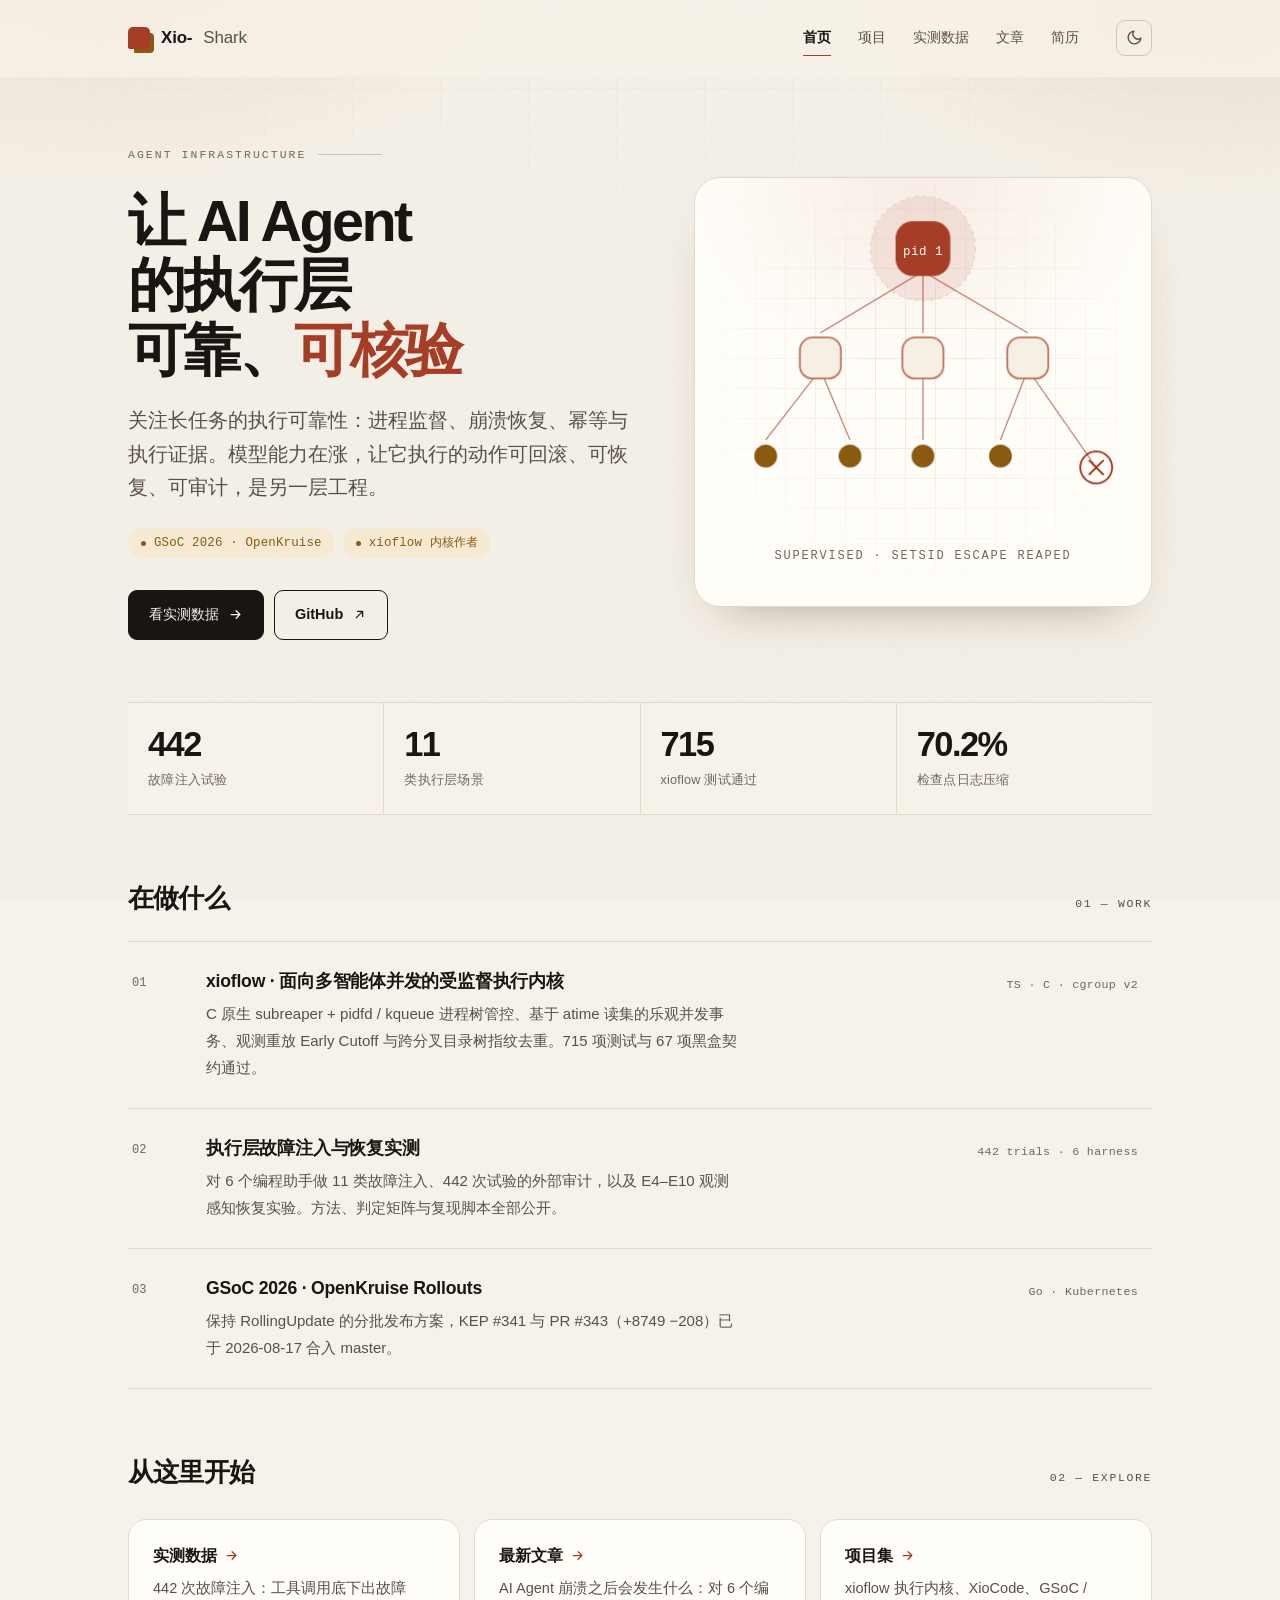
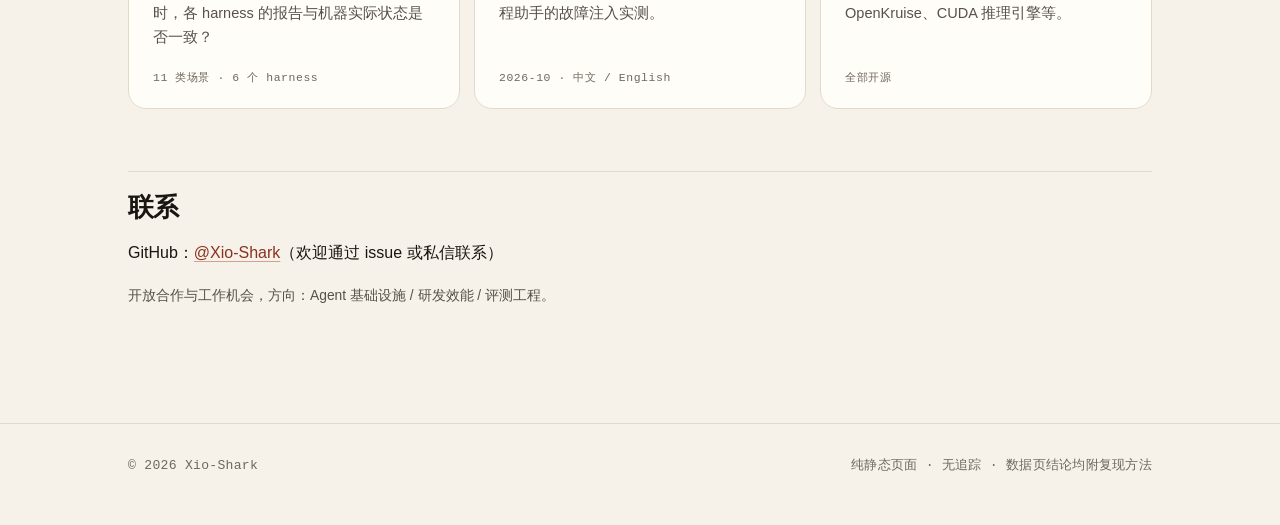
<file: index.html>
<!DOCTYPE html>
<html lang="zh-CN">
<head>
<meta charset="UTF-8">
<meta name="viewport" content="width=device-width, initial-scale=1.0">
<title>Xio-Shark · Agent 执行可靠性与研发效能</title>
<meta name="description" content="Agent 执行可靠性与研发效能。GSoC 2026 OpenKruise 贡献者，xioflow 执行内核作者。">
<link rel="icon" href="favicon.svg" type="image/svg+xml">
<meta name="color-scheme" content="light dark">
<meta name="theme-color" content="#fbfaf7">
<meta property="og:type" content="website">
<meta property="og:title" content="Xio-Shark · Agent 执行可靠性与研发效能">
<meta property="og:description" content="Agent 执行可靠性与研发效能。GSoC 2026 OpenKruise 贡献者，xioflow 执行内核作者。">
<link rel="stylesheet" href="style.css">
<script>try{var t=localStorage.getItem("theme");if(t==="light"||t==="dark")document.documentElement.setAttribute("data-theme",t);}catch(e){}</script>
<script src="site.js" defer></script>
</head>
<body>
<div class="grain" aria-hidden="true"></div>
<a class="skip" href="#main">跳到正文</a>
<header class="site" id="siteHeader"><div class="wrap">
  <a class="brand" href="index.html">Xio-<span>Shark</span></a>
  <button class="nav-toggle" id="navToggle" type="button" aria-expanded="false" aria-controls="siteNav" aria-label="打开导航菜单"><svg viewBox="0 0 24 24" width="18" height="18" fill="none" stroke="currentColor" stroke-width="2" stroke-linecap="round" aria-hidden="true"><path d="M4 7h16M4 12h16M4 17h16"/></svg></button>
  <nav class="site" id="siteNav">
    <a href="index.html" class="active">首页</a>
    <a href="projects.html">项目</a>
    <a href="benchmark.html">实测数据</a>
    <a href="articles.html">文章</a>
    <a href="resume.pdf">简历</a>
  </nav>
  <button class="theme-toggle" id="themeToggle" type="button" aria-label="切换到深色主题"><svg class="i-sun" viewBox="0 0 24 24" fill="none" stroke="currentColor" stroke-width="2" stroke-linecap="round" stroke-linejoin="round" aria-hidden="true"><circle cx="12" cy="12" r="4"/><path d="M12 2v2M12 20v2M4.9 4.9l1.4 1.4M17.7 17.7l1.4 1.4M2 12h2M20 12h2M4.9 19.1l1.4-1.4M17.7 6.3l1.4-1.4"/></svg><svg class="i-moon" viewBox="0 0 24 24" fill="none" stroke="currentColor" stroke-width="2" stroke-linecap="round" stroke-linejoin="round" aria-hidden="true"><path d="M21 12.79A9 9 0 1 1 11.21 3 7 7 0 0 0 21 12.79z"/></svg></button>
</div></header>

<main id="main">
  <section class="hero"><div class="wrap">
    <div class="hero-grid">
      <div class="hero-copy">
        <p class="eyebrow">Agent Infrastructure</p>
        <h1>让 AI Agent 的执行层<br>可靠、<em>可核验</em></h1>
        <p class="lede">关注长任务的执行可靠性：进程监督、崩溃恢复、幂等与执行证据。模型能力在涨，让它执行的动作可回滚、可恢复、可审计，是另一层工程。</p>
        <div class="hero-meta">
          <span class="tag">GSoC 2026 · OpenKruise</span>
          <span class="tag">xioflow 内核作者</span>
        </div>
        <div class="hero-actions">
          <a class="btn primary" href="benchmark.html">看实测数据
            <svg viewBox="0 0 24 24" fill="none" stroke="currentColor" stroke-width="2" stroke-linecap="round" stroke-linejoin="round" aria-hidden="true"><path d="M5 12h14M13 6l6 6-6 6"/></svg>
          </a>
          <a class="btn" href="https://github.com/Xio-Shark">GitHub
            <svg viewBox="0 0 24 24" fill="none" stroke="currentColor" stroke-width="2" stroke-linecap="round" stroke-linejoin="round" aria-hidden="true"><path d="M7 17 17 7M9 7h8v8"/></svg>
          </a>
        </div>
      </div>

      <div class="hero-visual" role="img" aria-label="受监督进程树示意：根节点派生多个子进程，一个逃逸进程被回收">
        <svg viewBox="0 0 400 368" fill="none" aria-hidden="true">
          <circle class="tree-pulse tree-halo" cx="200" cy="58" r="46"/>
          <circle cx="200" cy="58" r="46" fill="none" stroke="var(--accent-line)" stroke-width="1" stroke-dasharray="2 5"/>

          <path class="tree-edge edge-1" d="M200 78 L110 132"/>
          <path class="tree-edge edge-2" d="M200 78 L200 132"/>
          <path class="tree-edge edge-3" d="M200 78 L292 132"/>
          <path class="tree-edge edge-4" d="M110 164 L62 226"/>
          <path class="tree-edge edge-5" d="M110 164 L136 226"/>
          <path class="tree-edge edge-6" d="M200 164 L200 226"/>
          <path class="tree-edge edge-7" d="M292 164 L268 226"/>
          <path class="tree-edge edge-8" d="M292 164 L352 250"/>

          <rect class="tree-dot tree-root dot-1" x="176" y="34" width="48" height="48" rx="15"/>
          <text x="200" y="64" text-anchor="middle" font-family="var(--mono)" font-size="11" letter-spacing=".4" fill="var(--on-accent)">pid 1</text>

          <rect class="tree-dot tree-node dot-2" x="92" y="136" width="36" height="36" rx="11"/>
          <rect class="tree-dot tree-node dot-3" x="182" y="136" width="36" height="36" rx="11"/>
          <rect class="tree-dot tree-node dot-4" x="274" y="136" width="36" height="36" rx="11"/>

          <circle class="tree-dot tree-leaf dot-5" cx="62" cy="240" r="10" opacity=".9"/>
          <circle class="tree-dot tree-leaf dot-6" cx="136" cy="240" r="10" opacity=".9"/>
          <circle class="tree-dot tree-leaf dot-7" cx="200" cy="240" r="10" opacity=".9"/>
          <circle class="tree-dot tree-leaf dot-8" cx="268" cy="240" r="10" opacity=".9"/>

          <circle class="tree-dot dot-9 tree-reap" cx="352" cy="250" r="14" stroke="var(--bad)" stroke-width="1.6" opacity=".75"/>
          <path class="tree-dot dot-9" d="M346 244l12 12M358 244l-12 12" stroke="var(--bad)" stroke-width="1.6" stroke-linecap="round"/>

          <text x="200" y="330" text-anchor="middle" font-family="var(--mono)" font-size="10.5" letter-spacing="1.6" fill="var(--ink-3)">SUPERVISED · SETSID ESCAPE REAPED</text>
        </svg>
      </div>
    </div>

    <div class="stats">
      <div class="stat"><b>442</b><span>故障注入试验</span></div>
      <div class="stat"><b>11</b><span>类执行层场景</span></div>
      <div class="stat"><b>715</b><span>xioflow 测试通过</span></div>
      <div class="stat"><b>70.2%</b><span>检查点日志压缩</span></div>
    </div>
  </div></section>

  <div class="wrap">
    <div class="section-head">
      <h2>在做什么</h2>
      <span class="muted">01 — Work</span>
    </div>
    <div class="work">
      <a class="work-item" href="projects.html#xioflow">
        <span class="work-idx">01</span>
        <span class="work-body">
          <h3>xioflow · 面向多智能体并发的受监督执行内核</h3>
          <p>C 原生 subreaper + pidfd / kqueue 进程树管控、基于 atime 读集的乐观并发事务、观测重放 Early Cutoff 与跨分叉目录树指纹去重。715 项测试与 67 项黑盒契约通过。</p>
        </span>
        <span class="work-meta">TS · C · cgroup v2</span>
      </a>
      <a class="work-item" href="benchmark.html">
        <span class="work-idx">02</span>
        <span class="work-body">
          <h3>执行层故障注入与恢复实测</h3>
          <p>对 6 个编程助手做 11 类故障注入、442 次试验的外部审计，以及 E4–E10 观测感知恢复实验。方法、判定矩阵与复现脚本全部公开。</p>
        </span>
        <span class="work-meta">442 trials · 6 harness</span>
      </a>
      <a class="work-item" href="projects.html#gsoc">
        <span class="work-idx">03</span>
        <span class="work-body">
          <h3>GSoC 2026 · OpenKruise Rollouts</h3>
          <p>保持 RollingUpdate 的分批发布方案，KEP #341 与 PR #343（+8749 −208）已于 2026-08-17 合入 master。</p>
        </span>
        <span class="work-meta">Go · Kubernetes</span>
      </a>
    </div>

    <div class="section-head">
      <h2>从这里开始</h2>
      <span class="muted">02 — Explore</span>
    </div>
    <div class="cardrow">
      <a class="card" href="benchmark.html">
        <h3>实测数据 <span class="arrow"><svg width="15" height="15" viewBox="0 0 24 24" fill="none" stroke="currentColor" stroke-width="2" stroke-linecap="round" stroke-linejoin="round" aria-hidden="true"><path d="M5 12h14M13 6l6 6-6 6"/></svg></span></h3>
        <p>442 次故障注入：工具调用底下出故障时，各 harness 的报告与机器实际状态是否一致？</p>
        <span class="muted">11 类场景 · 6 个 harness</span>
      </a>
      <a class="card" href="articles/agent-crash-fault-injection.zh.html">
        <h3>最新文章 <span class="arrow"><svg width="15" height="15" viewBox="0 0 24 24" fill="none" stroke="currentColor" stroke-width="2" stroke-linecap="round" stroke-linejoin="round" aria-hidden="true"><path d="M5 12h14M13 6l6 6-6 6"/></svg></span></h3>
        <p>AI Agent 崩溃之后会发生什么：对 6 个编程助手的故障注入实测。</p>
        <span class="muted">2026-10 · 中文 / English</span>
      </a>
      <a class="card" href="projects.html">
        <h3>项目集 <span class="arrow"><svg width="15" height="15" viewBox="0 0 24 24" fill="none" stroke="currentColor" stroke-width="2" stroke-linecap="round" stroke-linejoin="round" aria-hidden="true"><path d="M5 12h14M13 6l6 6-6 6"/></svg></span></h3>
        <p>xioflow 执行内核、XioCode、GSoC / OpenKruise、CUDA 推理引擎等。</p>
        <span class="muted">全部开源</span>
      </a>
    </div>

    <h2>联系</h2>
    <p>GitHub：<a href="https://github.com/Xio-Shark">@Xio-Shark</a>（欢迎通过 issue 或私信联系）</p>
    <p class="muted">开放合作与工作机会，方向：Agent 基础设施 / 研发效能 / 评测工程。</p>
  </div>
</main>

<footer class="site"><div class="wrap">
  <span>© 2026 Xio-Shark</span>
  <span>纯静态页面 · 无追踪 · 数据页结论均附复现方法</span>
</div></footer>
</body>
</html>
</file>
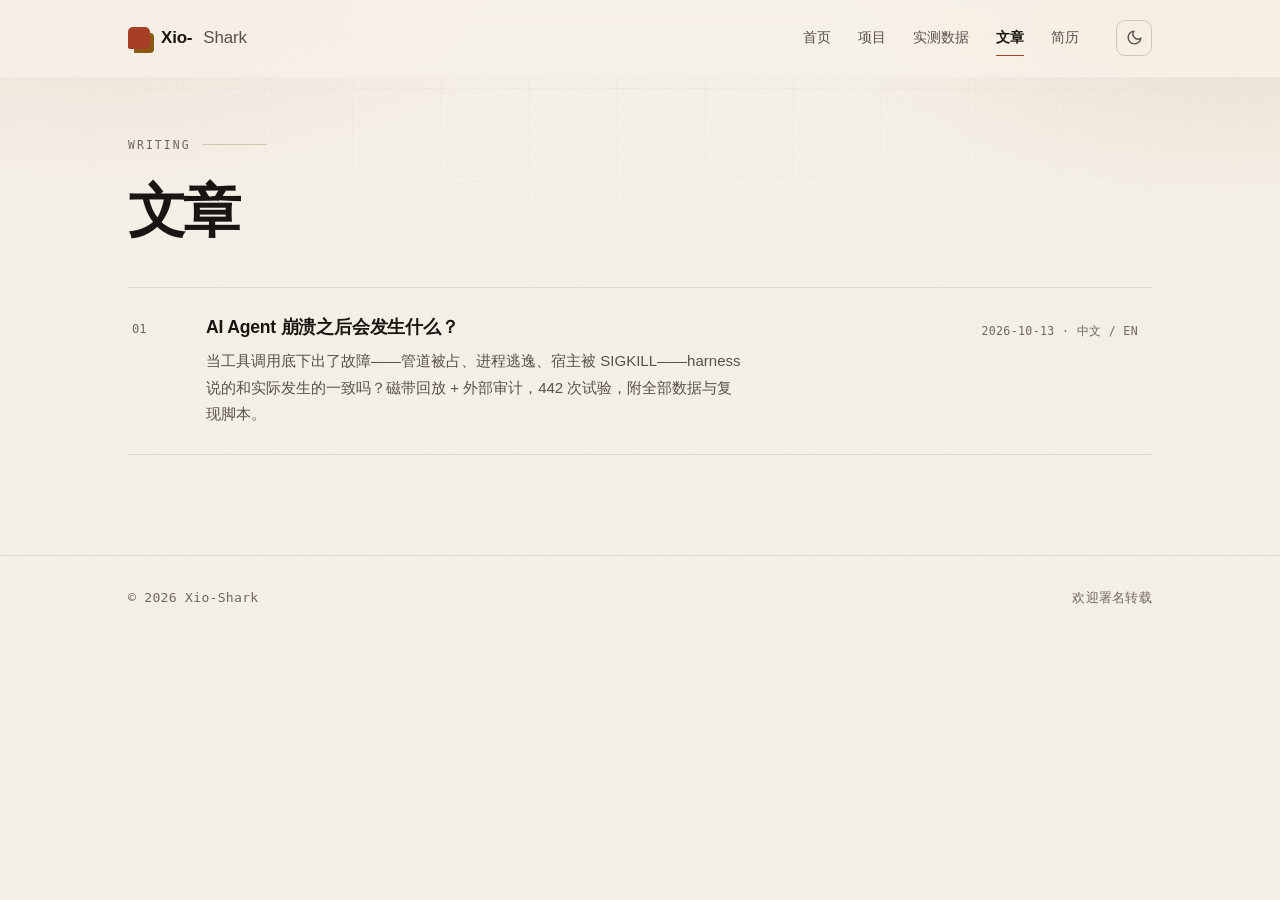
<file: articles.html>
<!DOCTYPE html>
<html lang="zh-CN">
<head>
<meta charset="UTF-8">
<meta name="viewport" content="width=device-width, initial-scale=1.0">
<title>文章 · Xio-Shark</title>
<meta name="description" content="关于 Agent 执行可靠性、故障注入与崩溃恢复的写作。">
<link rel="icon" href="favicon.svg" type="image/svg+xml">
<meta name="color-scheme" content="light dark">
<meta name="theme-color" content="#fbfaf7">
<meta property="og:type" content="website">
<meta property="og:title" content="文章 · Xio-Shark">
<meta property="og:description" content="关于 Agent 执行可靠性、故障注入与崩溃恢复的写作。">
<link rel="stylesheet" href="style.css">
<script>try{var t=localStorage.getItem("theme");if(t==="light"||t==="dark")document.documentElement.setAttribute("data-theme",t);}catch(e){}</script>
<script src="site.js" defer></script>
</head>
<body>
<div class="grain" aria-hidden="true"></div>
<a class="skip" href="#main">跳到正文</a>
<header class="site" id="siteHeader"><div class="wrap">
  <a class="brand" href="index.html">Xio-<span>Shark</span></a>
  <button class="nav-toggle" id="navToggle" type="button" aria-expanded="false" aria-controls="siteNav" aria-label="打开导航菜单"><svg viewBox="0 0 24 24" width="18" height="18" fill="none" stroke="currentColor" stroke-width="2" stroke-linecap="round" aria-hidden="true"><path d="M4 7h16M4 12h16M4 17h16"/></svg></button>
  <nav class="site" id="siteNav">
    <a href="index.html">首页</a>
    <a href="projects.html">项目</a>
    <a href="benchmark.html">实测数据</a>
    <a href="articles.html" class="active">文章</a>
    <a href="resume.pdf">简历</a>
  </nav>
  <button class="theme-toggle" id="themeToggle" type="button" aria-label="切换到深色主题"><svg class="i-sun" viewBox="0 0 24 24" fill="none" stroke="currentColor" stroke-width="2" stroke-linecap="round" stroke-linejoin="round" aria-hidden="true"><circle cx="12" cy="12" r="4"/><path d="M12 2v2M12 20v2M4.9 4.9l1.4 1.4M17.7 17.7l1.4 1.4M2 12h2M20 12h2M4.9 19.1l1.4-1.4M17.7 6.3l1.4-1.4"/></svg><svg class="i-moon" viewBox="0 0 24 24" fill="none" stroke="currentColor" stroke-width="2" stroke-linecap="round" stroke-linejoin="round" aria-hidden="true"><path d="M21 12.79A9 9 0 1 1 11.21 3 7 7 0 0 0 21 12.79z"/></svg></button>
</div></header>

<main id="main"><div class="wrap">
  <div class="page-head">
    <p class="eyebrow">Writing</p>
    <h1>文章</h1>
  </div>

  <div class="work">
    <a class="work-item" href="articles/agent-crash-fault-injection.zh.html">
      <span class="work-idx">01</span>
      <span class="work-body">
        <h3>AI Agent 崩溃之后会发生什么？</h3>
        <p>当工具调用底下出了故障——管道被占、进程逃逸、宿主被 SIGKILL——harness 说的和实际发生的一致吗？磁带回放 + 外部审计，442 次试验，附全部数据与复现脚本。</p>
      </span>
      <span class="work-meta">2026-10-13 · 中文 / EN</span>
    </a>
  </div>
</div></main>

<footer class="site"><div class="wrap">
  <span>© 2026 Xio-Shark</span>
  <span>欢迎署名转载</span>
</div></footer>
</body>
</html>
</file>
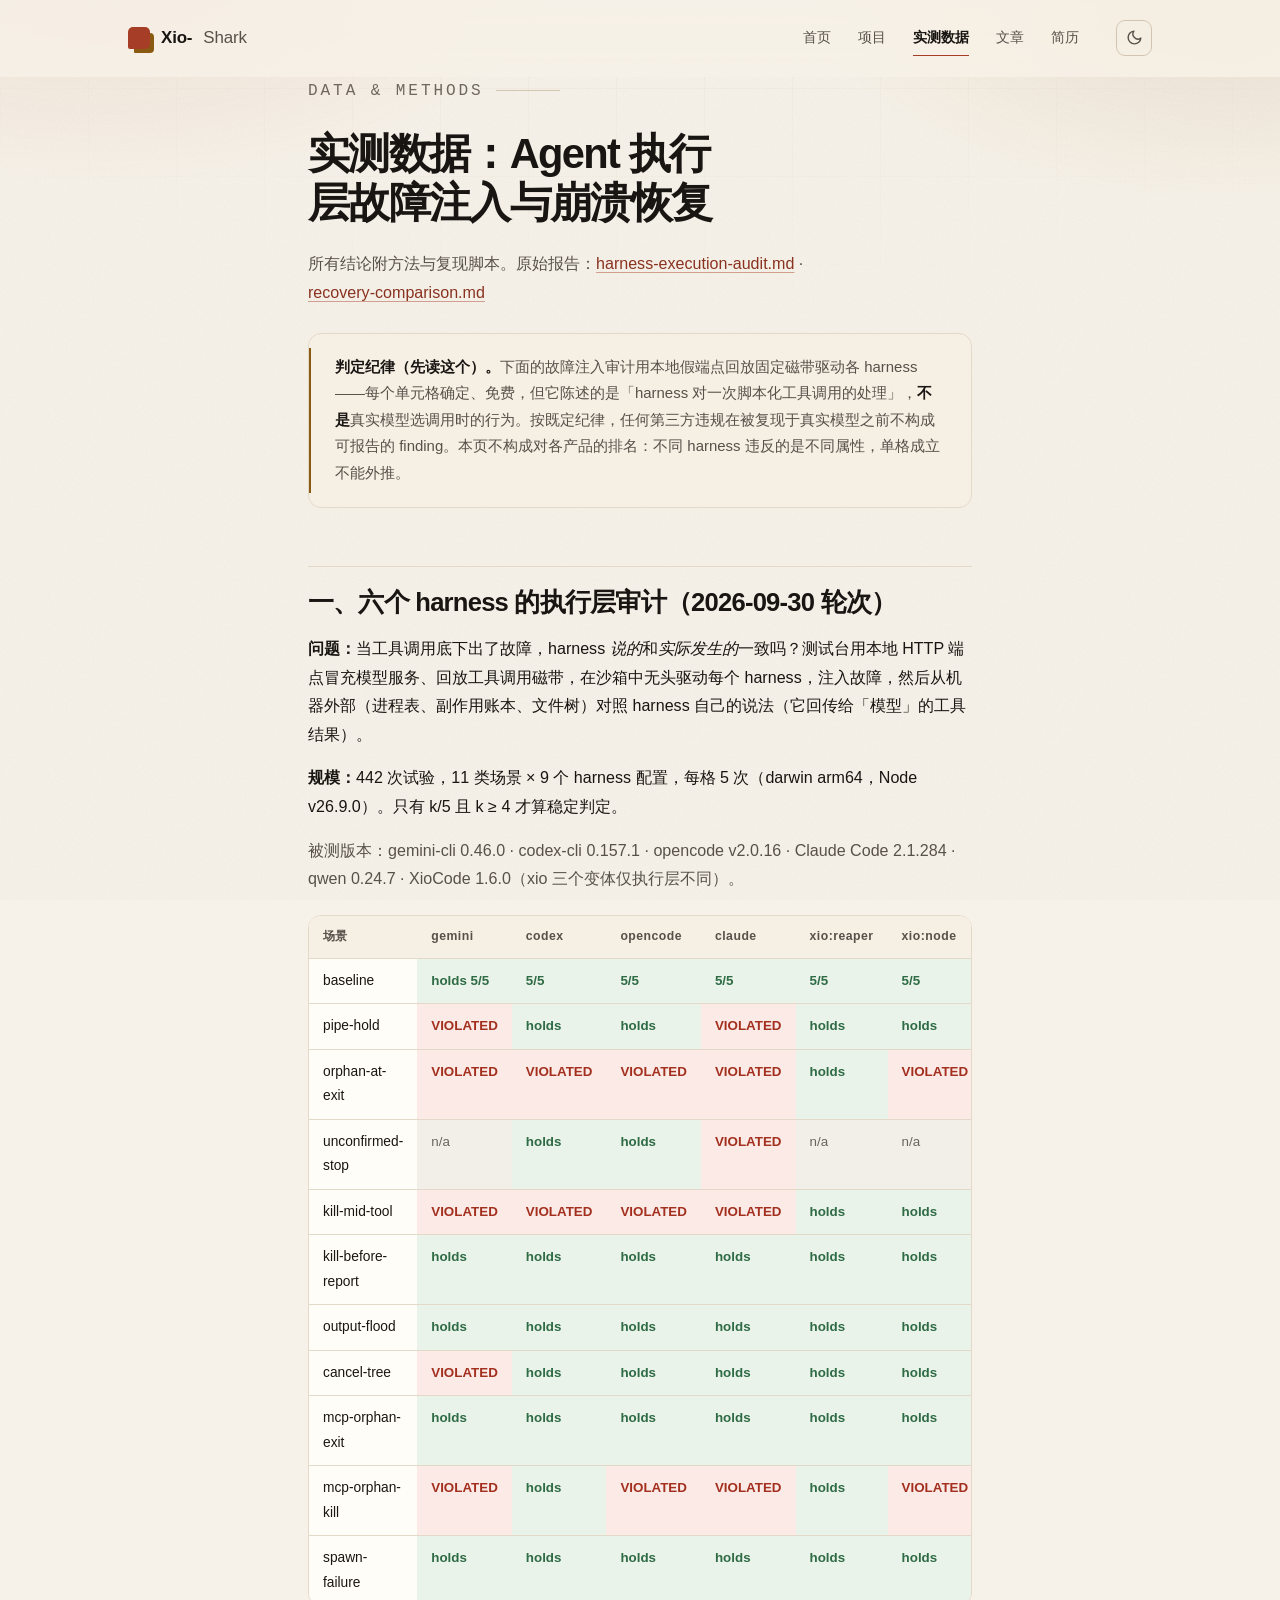
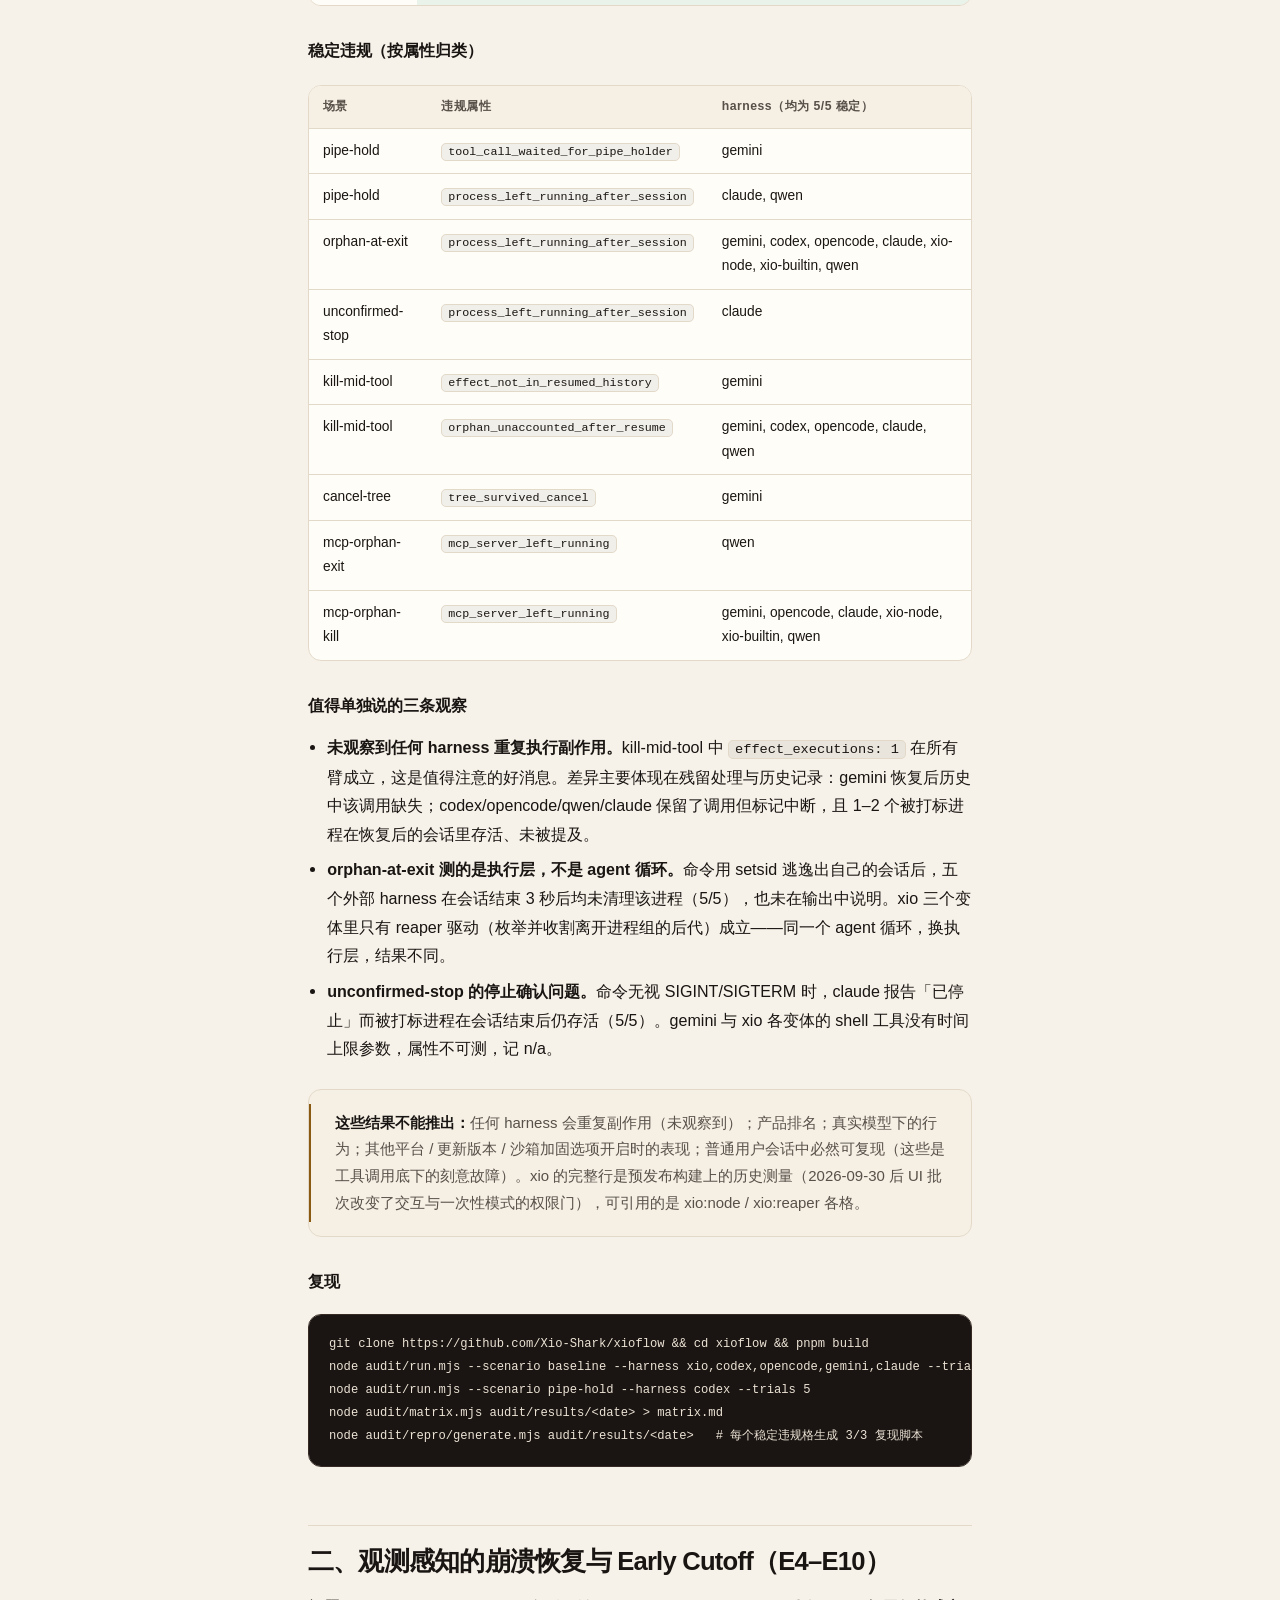
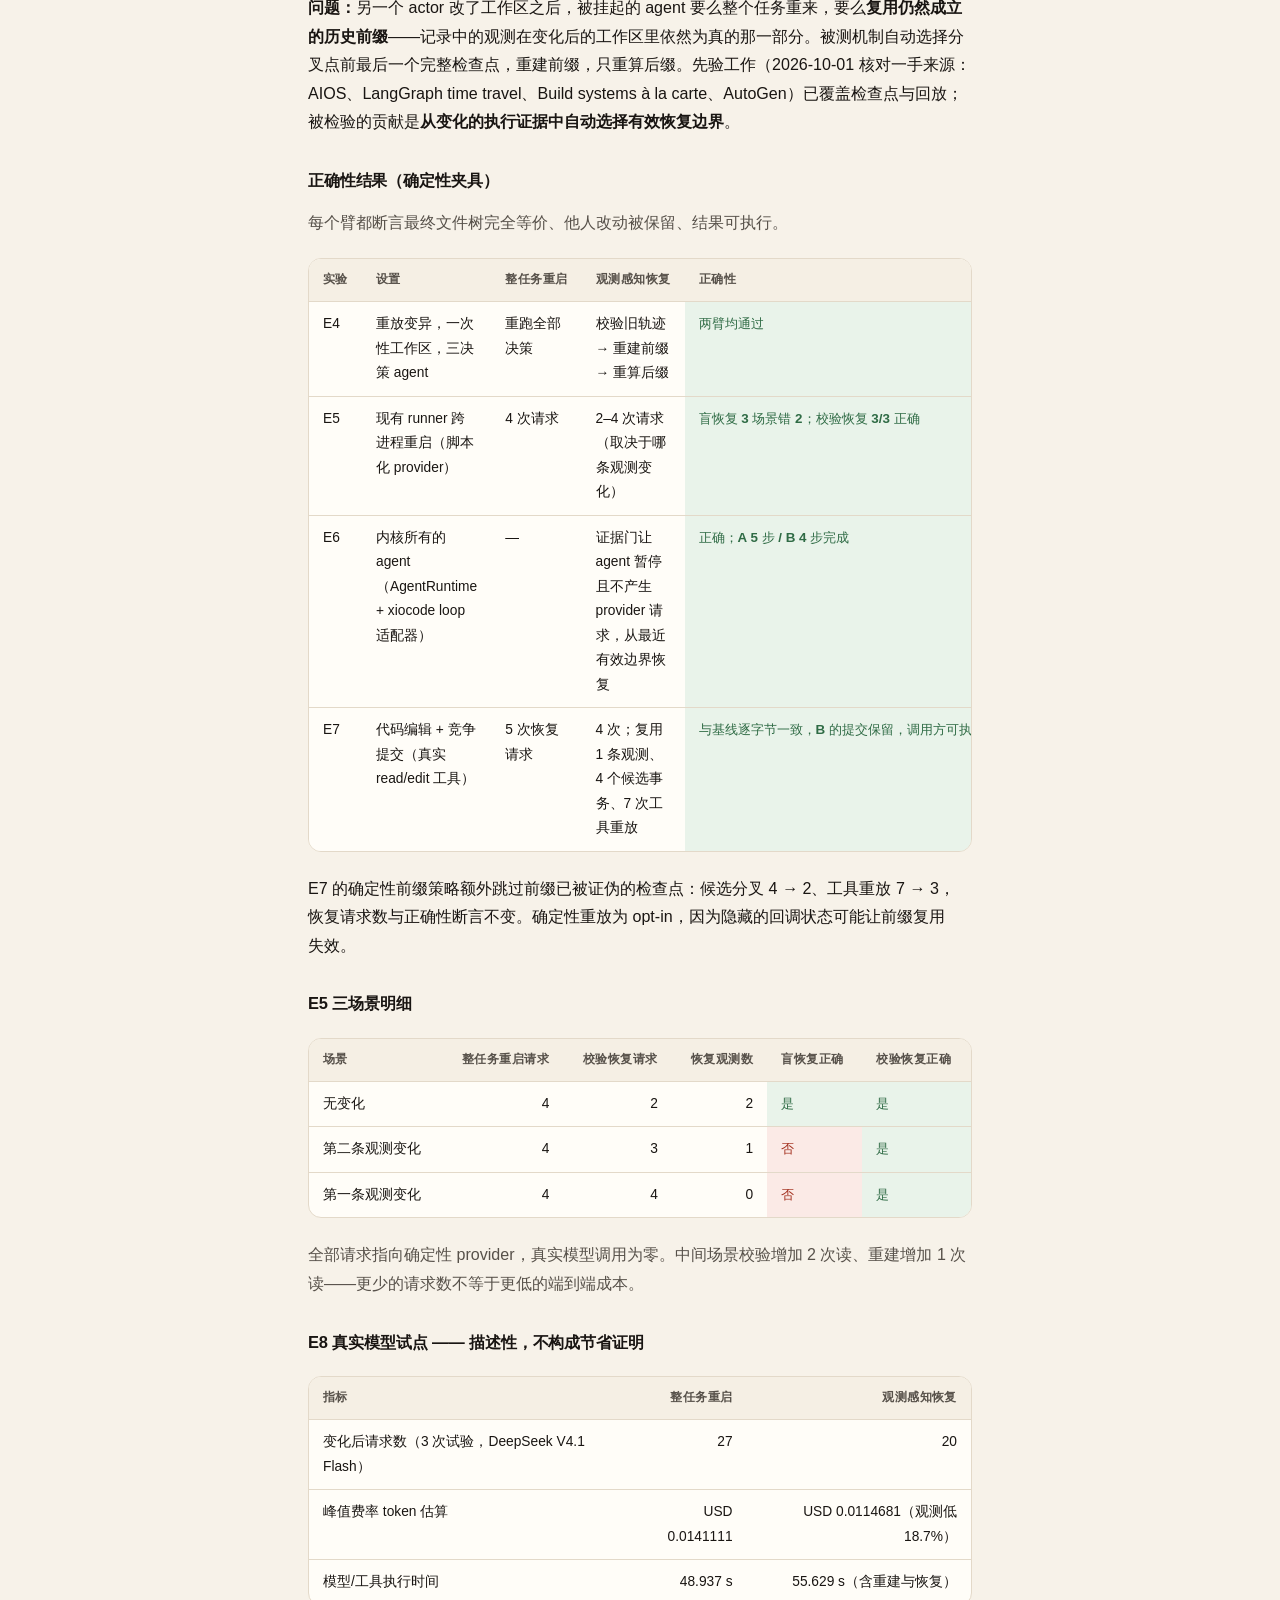
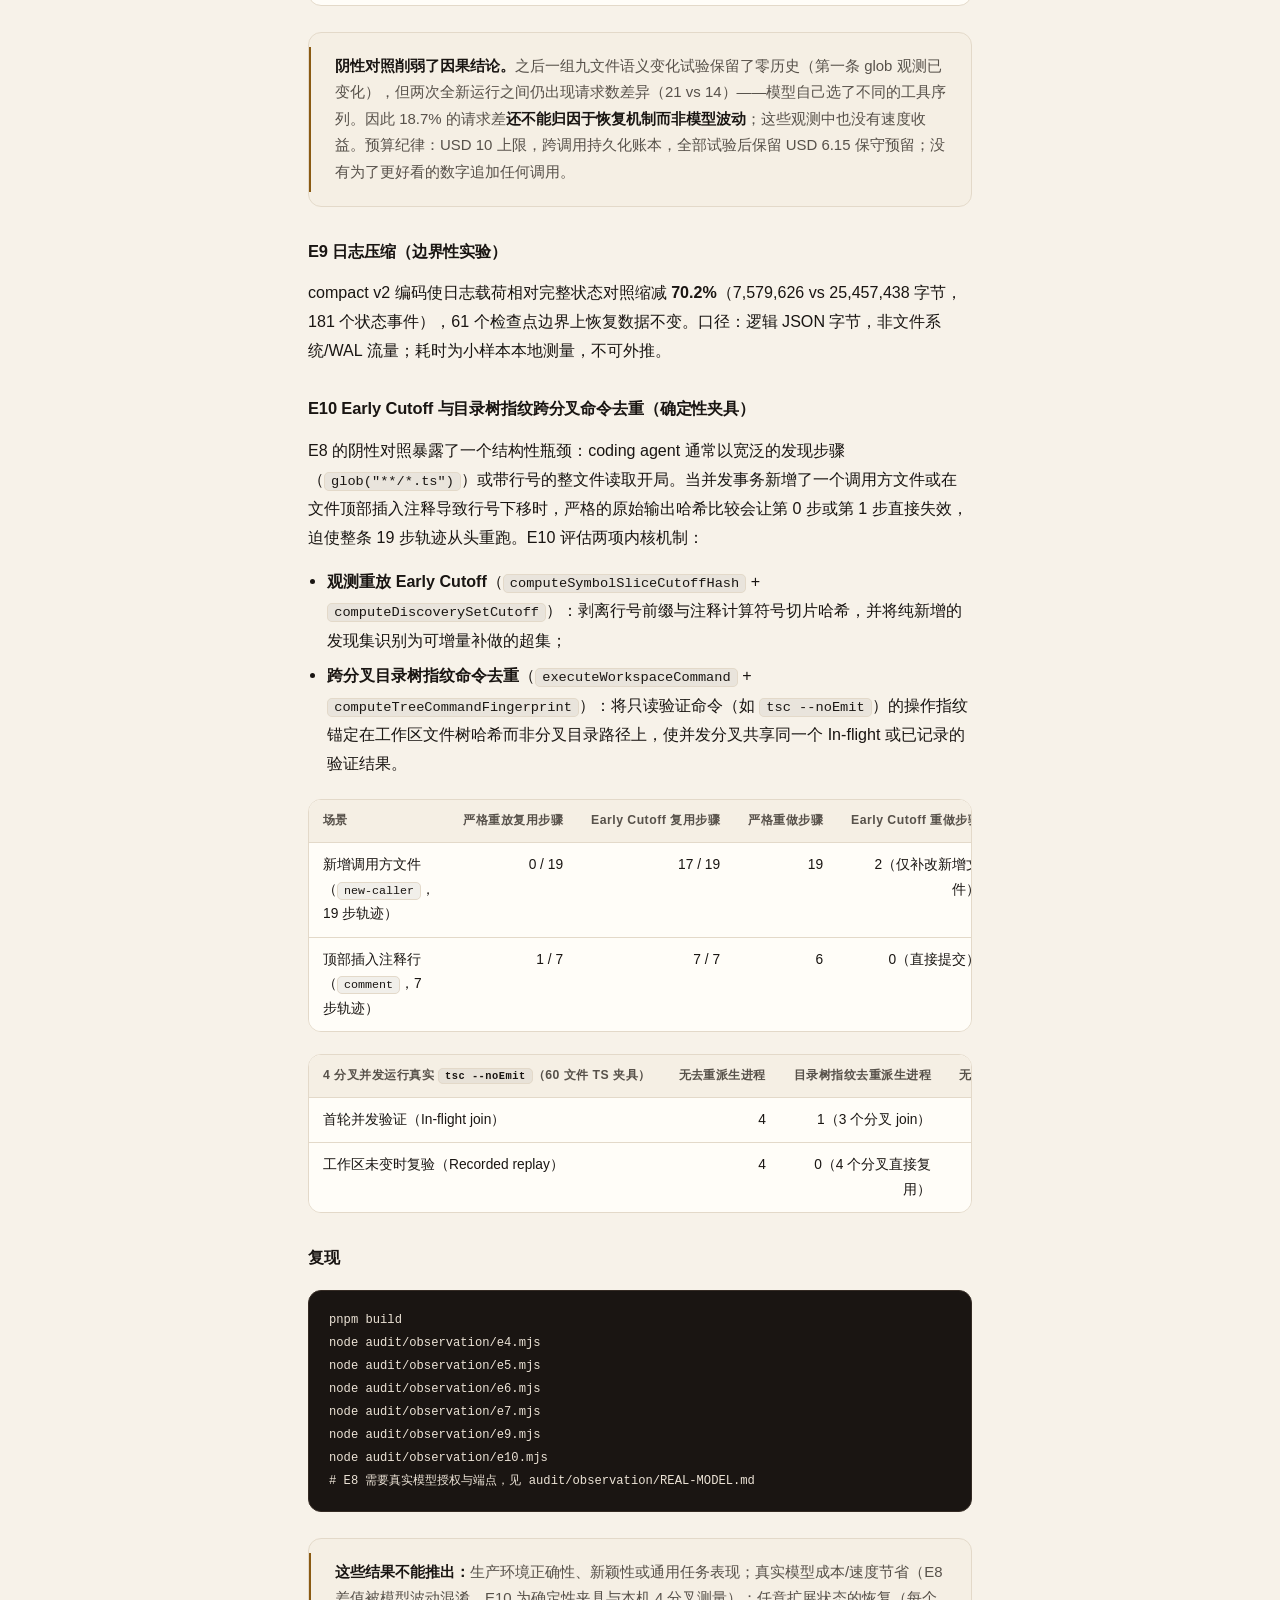
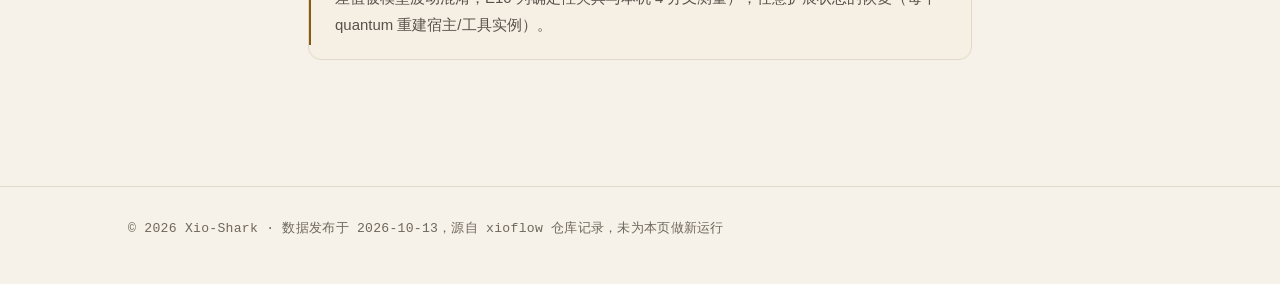
<file: benchmark.html>
<!DOCTYPE html>
<html lang="zh-CN">
<head>
<meta charset="UTF-8">
<meta name="viewport" content="width=device-width, initial-scale=1.0">
<title>实测数据 · Agent 执行层故障注入与崩溃恢复 · Xio-Shark</title>
<meta name="description" content="对 6 个 AI 编程助手的 11 类故障注入、442 次试验的执行层对照审计，以及观测感知崩溃恢复实验 E4–E9。方法、数据、复现脚本全公开。">
<link rel="icon" href="favicon.svg" type="image/svg+xml">
<meta name="color-scheme" content="light dark">
<meta name="theme-color" content="#fbfaf7">
<meta property="og:type" content="website">
<meta property="og:title" content="实测数据 · Agent 执行层故障注入与崩溃恢复 · Xio-Shark">
<meta property="og:description" content="对 6 个 AI 编程助手的 11 类故障注入、442 次试验的执行层对照审计，以及观测感知崩溃恢复实验 E4–E9。方法、数据、复现脚本全公开。">
<link rel="stylesheet" href="style.css">
<script>try{var t=localStorage.getItem("theme");if(t==="light"||t==="dark")document.documentElement.setAttribute("data-theme",t);}catch(e){}</script>
<script src="site.js" defer></script>
</head>
<body>
<div class="grain" aria-hidden="true"></div>
<a class="skip" href="#main">跳到正文</a>
<header class="site" id="siteHeader"><div class="wrap">
  <a class="brand" href="index.html">Xio-<span>Shark</span></a>
  <button class="nav-toggle" id="navToggle" type="button" aria-expanded="false" aria-controls="siteNav" aria-label="打开导航菜单"><svg viewBox="0 0 24 24" width="18" height="18" fill="none" stroke="currentColor" stroke-width="2" stroke-linecap="round" aria-hidden="true"><path d="M4 7h16M4 12h16M4 17h16"/></svg></button>
  <nav class="site" id="siteNav">
    <a href="index.html">首页</a>
    <a href="projects.html">项目</a>
    <a href="benchmark.html" class="active">实测数据</a>
    <a href="articles.html">文章</a>
    <a href="resume.pdf">简历</a>
  </nav>
  <button class="theme-toggle" id="themeToggle" type="button" aria-label="切换深色模式"><svg class="i-sun" viewBox="0 0 24 24" fill="none" stroke="currentColor" stroke-width="2" stroke-linecap="round" stroke-linejoin="round" aria-hidden="true"><circle cx="12" cy="12" r="4"/><path d="M12 2v2M12 20v2M4.9 4.9l1.4 1.4M17.7 17.7l1.4 1.4M2 12h2M20 12h2M4.9 19.1l1.4-1.4M17.7 6.3l1.4-1.4"/></svg><svg class="i-moon" viewBox="0 0 24 24" fill="none" stroke="currentColor" stroke-width="2" stroke-linecap="round" stroke-linejoin="round" aria-hidden="true"><path d="M21 12.79A9 9 0 1 1 11.21 3 7 7 0 0 0 21 12.79z"/></svg></button>
</div></header>

<main id="main"><div class="wrap article-body">
  <p class="eyebrow">Data &amp; Methods</p>
  <h1>实测数据：Agent 执行层故障注入与崩溃恢复</h1>
  <p class="sub">所有结论附方法与复现脚本。原始报告：<a href="https://github.com/Xio-Shark/xioflow/blob/main/audit/reports/harness-execution-audit.md">harness-execution-audit.md</a> · <a href="https://github.com/Xio-Shark/xioflow/blob/main/audit/reports/recovery-comparison.md">recovery-comparison.md</a></p>

  <div class="callout warn">
    <strong>判定纪律（先读这个）。</strong>下面的故障注入审计用本地假端点回放固定磁带驱动各 harness——每个单元格确定、免费，但它陈述的是「harness 对一次脚本化工具调用的处理」，<strong>不是</strong>真实模型选调用时的行为。按既定纪律，任何第三方违规在被复现于真实模型之前不构成可报告的 finding。本页不构成对各产品的排名：不同 harness 违反的是不同属性，单格成立不能外推。
  </div>

  <h2>一、六个 harness 的执行层审计（2026-09-30 轮次）</h2>

  <p><strong>问题：</strong>当工具调用底下出了故障，harness <em>说的</em>和<em>实际发生的</em>一致吗？测试台用本地 HTTP 端点冒充模型服务、回放工具调用磁带，在沙箱中无头驱动每个 harness，注入故障，然后从机器外部（进程表、副作用账本、文件树）对照 harness 自己的说法（它回传给「模型」的工具结果）。</p>

  <p><strong>规模：</strong>442 次试验，11 类场景 × 9 个 harness 配置，每格 5 次（darwin arm64，Node v26.9.0）。只有 k/5 且 k ≥ 4 才算稳定判定。</p>

  <p class="muted">被测版本：gemini-cli 0.46.0 · codex-cli 0.157.1 · opencode v2.0.16 · Claude Code 2.1.284 · qwen 0.24.7 · XioCode 1.6.0（xio 三个变体仅执行层不同）。</p>

  <div class="table-scroll"><table>
    <thead><tr>
      <th>场景</th><th>gemini</th><th>codex</th><th>opencode</th><th>claude</th><th>xio:reaper</th><th>xio:node</th><th>xio:builtin</th><th>qwen</th>
    </tr></thead>
    <tbody>
      <tr><td>baseline</td><td class="ok">holds 5/5</td><td class="ok">5/5</td><td class="ok">5/5</td><td class="ok">5/5</td><td class="ok">5/5</td><td class="ok">5/5</td><td class="ok">5/5</td><td class="ok">5/5</td></tr>
      <tr><td>pipe-hold</td><td class="bad">VIOLATED</td><td class="ok">holds</td><td class="ok">holds</td><td class="bad">VIOLATED</td><td class="ok">holds</td><td class="ok">holds</td><td class="ok">holds</td><td class="bad">VIOLATED</td></tr>
      <tr><td>orphan-at-exit</td><td class="bad">VIOLATED</td><td class="bad">VIOLATED</td><td class="bad">VIOLATED</td><td class="bad">VIOLATED</td><td class="ok">holds</td><td class="bad">VIOLATED</td><td class="bad">VIOLATED</td><td class="bad">VIOLATED</td></tr>
      <tr><td>unconfirmed-stop</td><td class="na">n/a</td><td class="ok">holds</td><td class="ok">holds</td><td class="bad">VIOLATED</td><td class="na">n/a</td><td class="na">n/a</td><td class="na">n/a</td><td class="ok">holds</td></tr>
      <tr><td>kill-mid-tool</td><td class="bad">VIOLATED</td><td class="bad">VIOLATED</td><td class="bad">VIOLATED</td><td class="bad">VIOLATED</td><td class="ok">holds</td><td class="ok">holds</td><td class="ok">holds</td><td class="bad">VIOLATED</td></tr>
      <tr><td>kill-before-report</td><td class="ok">holds</td><td class="ok">holds</td><td class="ok">holds</td><td class="ok">holds</td><td class="ok">holds</td><td class="ok">holds</td><td class="ok">holds</td><td class="ok">holds</td></tr>
      <tr><td>output-flood</td><td class="ok">holds</td><td class="ok">holds</td><td class="ok">holds</td><td class="ok">holds</td><td class="ok">holds</td><td class="ok">holds</td><td class="ok">holds</td><td class="ok">holds</td></tr>
      <tr><td>cancel-tree</td><td class="bad">VIOLATED</td><td class="ok">holds</td><td class="ok">holds</td><td class="ok">holds</td><td class="ok">holds</td><td class="ok">holds</td><td class="ok">holds</td><td class="ok">holds</td></tr>
      <tr><td>mcp-orphan-exit</td><td class="ok">holds</td><td class="ok">holds</td><td class="ok">holds</td><td class="ok">holds</td><td class="ok">holds</td><td class="ok">holds</td><td class="ok">holds</td><td class="bad">VIOLATED</td></tr>
      <tr><td>mcp-orphan-kill</td><td class="bad">VIOLATED</td><td class="ok">holds</td><td class="bad">VIOLATED</td><td class="bad">VIOLATED</td><td class="ok">holds</td><td class="bad">VIOLATED</td><td class="bad">VIOLATED</td><td class="bad">VIOLATED</td></tr>
      <tr><td>spawn-failure</td><td class="ok">holds</td><td class="ok">holds</td><td class="ok">holds</td><td class="ok">holds</td><td class="ok">holds</td><td class="ok">holds</td><td class="ok">holds</td><td class="ok">holds</td></tr>
    </tbody>
  </table></div>

  <h3>稳定违规（按属性归类）</h3>
  <div class="table-scroll"><table>
    <thead><tr><th>场景</th><th>违规属性</th><th>harness（均为 5/5 稳定）</th></tr></thead>
    <tbody>
      <tr><td>pipe-hold</td><td><code>tool_call_waited_for_pipe_holder</code></td><td>gemini</td></tr>
      <tr><td>pipe-hold</td><td><code>process_left_running_after_session</code></td><td>claude, qwen</td></tr>
      <tr><td>orphan-at-exit</td><td><code>process_left_running_after_session</code></td><td>gemini, codex, opencode, claude, xio-node, xio-builtin, qwen</td></tr>
      <tr><td>unconfirmed-stop</td><td><code>process_left_running_after_session</code></td><td>claude</td></tr>
      <tr><td>kill-mid-tool</td><td><code>effect_not_in_resumed_history</code></td><td>gemini</td></tr>
      <tr><td>kill-mid-tool</td><td><code>orphan_unaccounted_after_resume</code></td><td>gemini, codex, opencode, claude, qwen</td></tr>
      <tr><td>cancel-tree</td><td><code>tree_survived_cancel</code></td><td>gemini</td></tr>
      <tr><td>mcp-orphan-exit</td><td><code>mcp_server_left_running</code></td><td>qwen</td></tr>
      <tr><td>mcp-orphan-kill</td><td><code>mcp_server_left_running</code></td><td>gemini, opencode, claude, xio-node, xio-builtin, qwen</td></tr>
    </tbody>
  </table></div>

  <h3>值得单独说的三条观察</h3>
  <ul>
    <li><strong>未观察到任何 harness 重复执行副作用。</strong>kill-mid-tool 中 <code>effect_executions: 1</code> 在所有臂成立，这是值得注意的好消息。差异主要体现在残留处理与历史记录：gemini 恢复后历史中该调用缺失；codex/opencode/qwen/claude 保留了调用但标记中断，且 1–2 个被打标进程在恢复后的会话里存活、未被提及。</li>
    <li><strong>orphan-at-exit 测的是执行层，不是 agent 循环。</strong>命令用 setsid 逃逸出自己的会话后，五个外部 harness 在会话结束 3 秒后均未清理该进程（5/5），也未在输出中说明。xio 三个变体里只有 reaper 驱动（枚举并收割离开进程组的后代）成立——同一个 agent 循环，换执行层，结果不同。</li>
    <li><strong>unconfirmed-stop 的停止确认问题。</strong>命令无视 SIGINT/SIGTERM 时，claude 报告「已停止」而被打标进程在会话结束后仍存活（5/5）。gemini 与 xio 各变体的 shell 工具没有时间上限参数，属性不可测，记 n/a。</li>
  </ul>

  <div class="callout">
    <strong>这些结果不能推出：</strong>任何 harness 会重复副作用（未观察到）；产品排名；真实模型下的行为；其他平台 / 更新版本 / 沙箱加固选项开启时的表现；普通用户会话中必然可复现（这些是工具调用底下的刻意故障）。xio 的完整行是预发布构建上的历史测量（2026-09-30 后 UI 批次改变了交互与一次性模式的权限门），可引用的是 xio:node / xio:reaper 各格。
  </div>

  <h3>复现</h3>
  <pre><code>git clone https://github.com/Xio-Shark/xioflow && cd xioflow && pnpm build
node audit/run.mjs --scenario baseline --harness xio,codex,opencode,gemini,claude --trials 5
node audit/run.mjs --scenario pipe-hold --harness codex --trials 5
node audit/matrix.mjs audit/results/&lt;date&gt; &gt; matrix.md
node audit/repro/generate.mjs audit/results/&lt;date&gt;   # 每个稳定违规格生成 3/3 复现脚本</code></pre>

  <h2>二、观测感知的崩溃恢复与 Early Cutoff（E4–E10）</h2>

  <p><strong>问题：</strong>另一个 actor 改了工作区之后，被挂起的 agent 要么整个任务重来，要么<strong>复用仍然成立的历史前缀</strong>——记录中的观测在变化后的工作区里依然为真的那一部分。被测机制自动选择分叉点前最后一个完整检查点，重建前缀，只重算后缀。先验工作（2026-10-01 核对一手来源：AIOS、LangGraph time travel、Build systems à la carte、AutoGen）已覆盖检查点与回放；被检验的贡献是<strong>从变化的执行证据中自动选择有效恢复边界</strong>。</p>

  <h3>正确性结果（确定性夹具）</h3>
  <p class="muted">每个臂都断言最终文件树完全等价、他人改动被保留、结果可执行。</p>
  <div class="table-scroll"><table>
    <thead><tr><th>实验</th><th>设置</th><th>整任务重启</th><th>观测感知恢复</th><th>正确性</th></tr></thead>
    <tbody>
      <tr><td>E4</td><td>重放变异，一次性工作区，三决策 agent</td><td>重跑全部决策</td><td>校验旧轨迹 → 重建前缀 → 重算后缀</td><td class="ok">两臂均通过</td></tr>
      <tr><td>E5</td><td>现有 runner 跨进程重启（脚本化 provider）</td><td>4 次请求</td><td>2–4 次请求（取决于哪条观测变化）</td><td class="ok">盲恢复 3 场景错 2；校验恢复 3/3 正确</td></tr>
      <tr><td>E6</td><td>内核所有的 agent（AgentRuntime + xiocode loop 适配器）</td><td>—</td><td>证据门让 agent 暂停且不产生 provider 请求，从最近有效边界恢复</td><td class="ok">正确；A 5 步 / B 4 步完成</td></tr>
      <tr><td>E7</td><td>代码编辑 + 竞争提交（真实 read/edit 工具）</td><td>5 次恢复请求</td><td>4 次；复用 1 条观测、4 个候选事务、7 次工具重放</td><td class="ok">与基线逐字节一致，B 的提交保留，调用方可执行断言通过</td></tr>
    </tbody>
  </table></div>

  <p>E7 的确定性前缀策略额外跳过前缀已被证伪的检查点：候选分叉 4 → 2、工具重放 7 → 3，恢复请求数与正确性断言不变。确定性重放为 opt-in，因为隐藏的回调状态可能让前缀复用失效。</p>

  <h3>E5 三场景明细</h3>
  <div class="table-scroll"><table>
    <thead><tr><th>场景</th><th class="num">整任务重启请求</th><th class="num">校验恢复请求</th><th class="num">恢复观测数</th><th>盲恢复正确</th><th>校验恢复正确</th></tr></thead>
    <tbody>
      <tr><td>无变化</td><td class="num">4</td><td class="num">2</td><td class="num">2</td><td class="ok">是</td><td class="ok">是</td></tr>
      <tr><td>第二条观测变化</td><td class="num">4</td><td class="num">3</td><td class="num">1</td><td class="bad">否</td><td class="ok">是</td></tr>
      <tr><td>第一条观测变化</td><td class="num">4</td><td class="num">4</td><td class="num">0</td><td class="bad">否</td><td class="ok">是</td></tr>
    </tbody>
  </table></div>
  <p class="muted">全部请求指向确定性 provider，真实模型调用为零。中间场景校验增加 2 次读、重建增加 1 次读——更少的请求数不等于更低的端到端成本。</p>

  <h3>E8 真实模型试点 —— 描述性，不构成节省证明</h3>
  <div class="table-scroll"><table>
    <thead><tr><th>指标</th><th class="num">整任务重启</th><th class="num">观测感知恢复</th></tr></thead>
    <tbody>
      <tr><td>变化后请求数（3 次试验，DeepSeek V4.1 Flash）</td><td class="num">27</td><td class="num">20</td></tr>
      <tr><td>峰值费率 token 估算</td><td class="num">USD 0.0141111</td><td class="num">USD 0.0114681（观测低 18.7%）</td></tr>
      <tr><td>模型/工具执行时间</td><td class="num">48.937 s</td><td class="num">55.629 s（含重建与恢复）</td></tr>
    </tbody>
  </table></div>
  <div class="callout warn">
    <strong>阴性对照削弱了因果结论。</strong>之后一组九文件语义变化试验保留了零历史（第一条 glob 观测已变化），但两次全新运行之间仍出现请求数差异（21 vs 14）——模型自己选了不同的工具序列。因此 18.7% 的请求差<strong>还不能归因于恢复机制而非模型波动</strong>；这些观测中也没有速度收益。预算纪律：USD 10 上限，跨调用持久化账本，全部试验后保留 USD 6.15 保守预留；没有为了更好看的数字追加任何调用。
  </div>

  <h3>E9 日志压缩（边界性实验）</h3>
  <p>compact v2 编码使日志载荷相对完整状态对照缩减 <strong>70.2%</strong>（7,579,626 vs 25,457,438 字节，181 个状态事件），61 个检查点边界上恢复数据不变。口径：逻辑 JSON 字节，非文件系统/WAL 流量；耗时为小样本本地测量，不可外推。</p>

  <h3>E10 Early Cutoff 与目录树指纹跨分叉命令去重（确定性夹具）</h3>
  <p>E8 的阴性对照暴露了一个结构性瓶颈：coding agent 通常以宽泛的发现步骤（<code>glob("**/*.ts")</code>）或带行号的整文件读取开局。当并发事务新增了一个调用方文件或在文件顶部插入注释导致行号下移时，严格的原始输出哈希比较会让第 0 步或第 1 步直接失效，迫使整条 19 步轨迹从头重跑。E10 评估两项内核机制：</p>
  <ul>
    <li><strong>观测重放 Early Cutoff</strong>（<code>computeSymbolSliceCutoffHash</code> + <code>computeDiscoverySetCutoff</code>）：剥离行号前缀与注释计算符号切片哈希，并将纯新增的发现集识别为可增量补做的超集；</li>
    <li><strong>跨分叉目录树指纹命令去重</strong>（<code>executeWorkspaceCommand</code> + <code>computeTreeCommandFingerprint</code>）：将只读验证命令（如 <code>tsc --noEmit</code>）的操作指纹锚定在工作区文件树哈希而非分叉目录路径上，使并发分叉共享同一个 In-flight 或已记录的验证结果。</li>
  </ul>
  <div class="table-scroll"><table>
    <thead><tr><th>场景</th><th class="num">严格重放复用步骤</th><th class="num">Early Cutoff 复用步骤</th><th class="num">严格重做步骤</th><th class="num">Early Cutoff 重做步骤</th><th>隐藏行为校验</th></tr></thead>
    <tbody>
      <tr><td>新增调用方文件（<code>new-caller</code>，19 步轨迹）</td><td class="num">0 / 19</td><td class="num">17 / 19</td><td class="num">19</td><td class="num">2（仅补改新增文件）</td><td class="ok">通过</td></tr>
      <tr><td>顶部插入注释行（<code>comment</code>，7 步轨迹）</td><td class="num">1 / 7</td><td class="num">7 / 7</td><td class="num">6</td><td class="num">0（直接提交）</td><td class="ok">通过</td></tr>
    </tbody>
  </table></div>
  <div class="table-scroll"><table>
    <thead><tr><th>4 分叉并发运行真实 <code>tsc --noEmit</code>（60 文件 TS 夹具）</th><th class="num">无去重派生进程</th><th class="num">目录树指纹去重派生进程</th><th class="num">无去重耗时</th><th class="num">去重耗时</th></tr></thead>
    <tbody>
      <tr><td>首轮并发验证（In-flight join）</td><td class="num">4</td><td class="num">1（3 个分叉 join）</td><td class="num">295 ms</td><td class="num">282 ms</td></tr>
      <tr><td>工作区未变时复验（Recorded replay）</td><td class="num">4</td><td class="num">0（4 个分叉直接复用）</td><td class="num">293 ms</td><td class="num">64 ms</td></tr>
    </tbody>
  </table></div>

  <h3>复现</h3>
  <pre><code>pnpm build
node audit/observation/e4.mjs
node audit/observation/e5.mjs
node audit/observation/e6.mjs
node audit/observation/e7.mjs
node audit/observation/e9.mjs
node audit/observation/e10.mjs
# E8 需要真实模型授权与端点，见 audit/observation/REAL-MODEL.md</code></pre>

  <div class="callout">
    <strong>这些结果不能推出：</strong>生产环境正确性、新颖性或通用任务表现；真实模型成本/速度节省（E8 差值被模型波动混淆，E10 为确定性夹具与本机 4 分叉测量）；任意扩展状态的恢复（每个 quantum 重建宿主/工具实例）。
  </div>
</div></main>

<footer class="site"><div class="wrap">
  © 2026 Xio-Shark · 数据发布于 2026-10-13，源自 xioflow 仓库记录，未为本页做新运行
</div></footer>
</body>
</html>
</file>
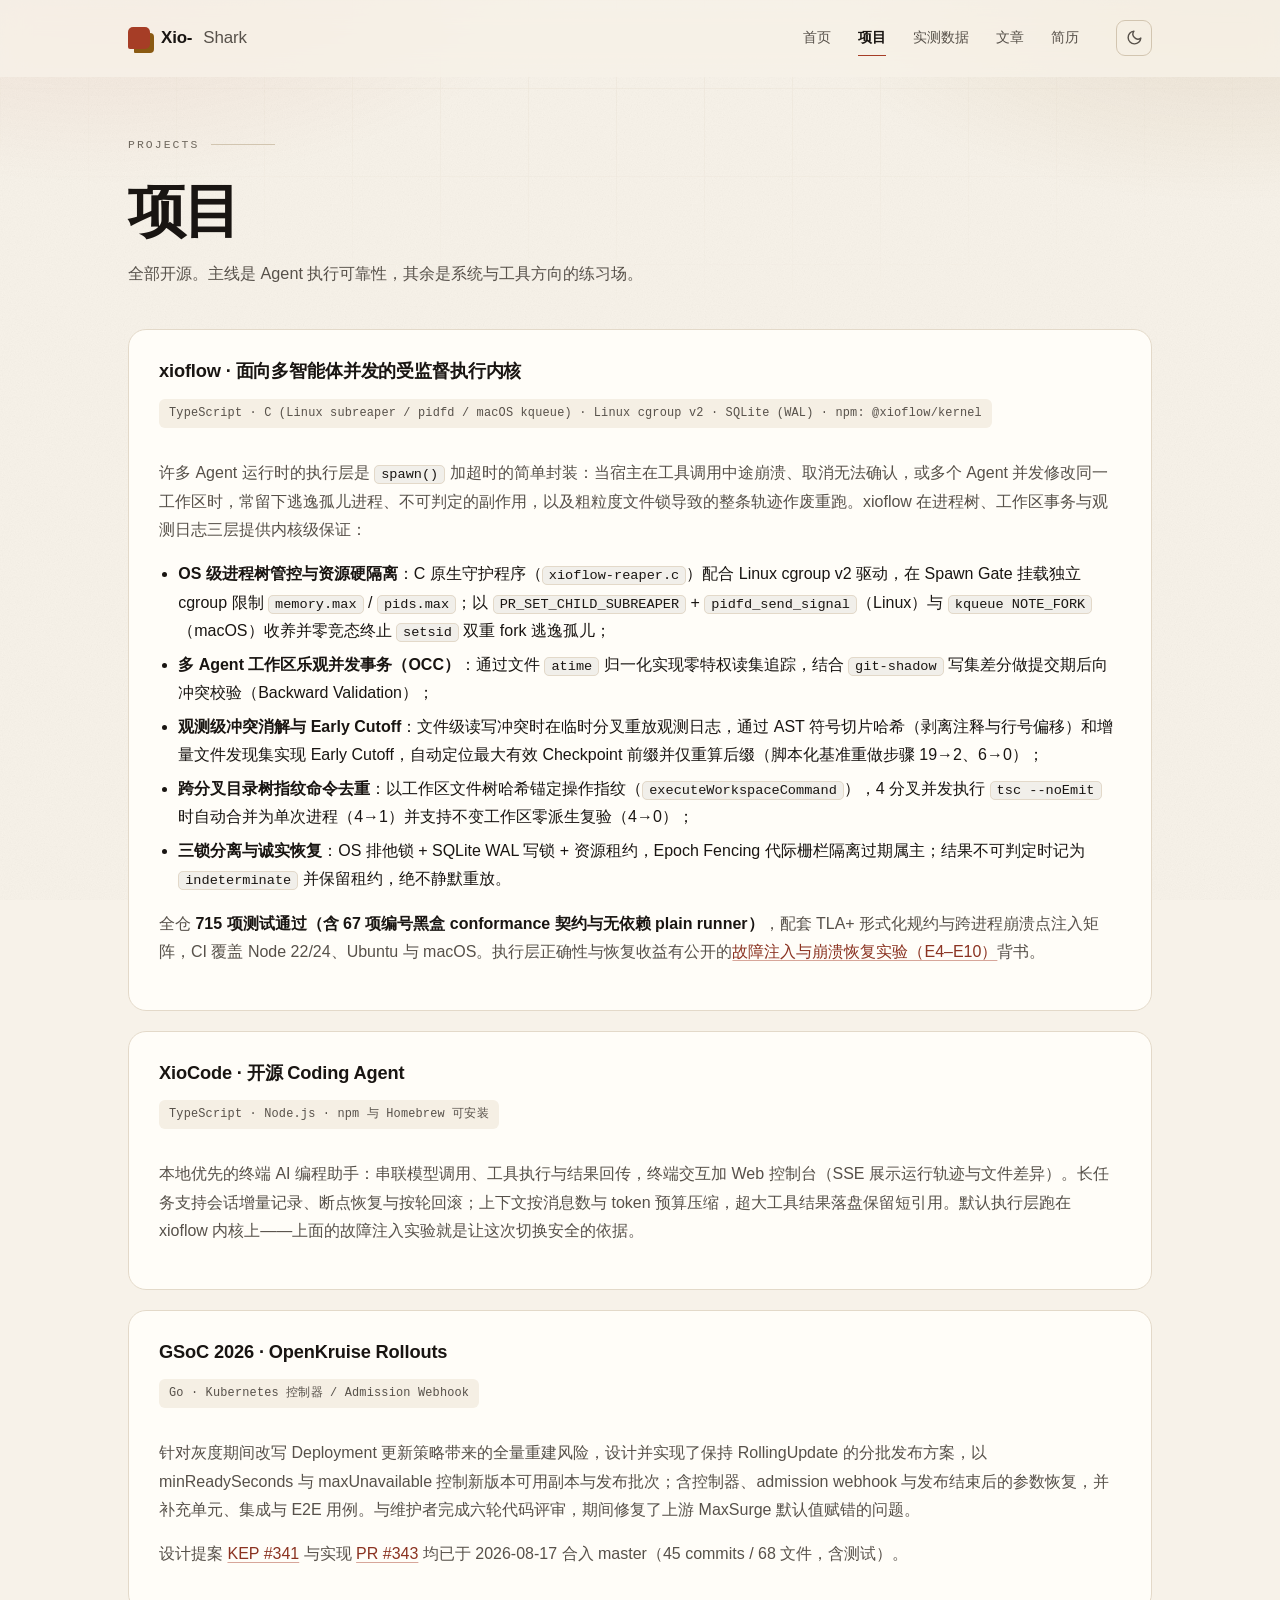
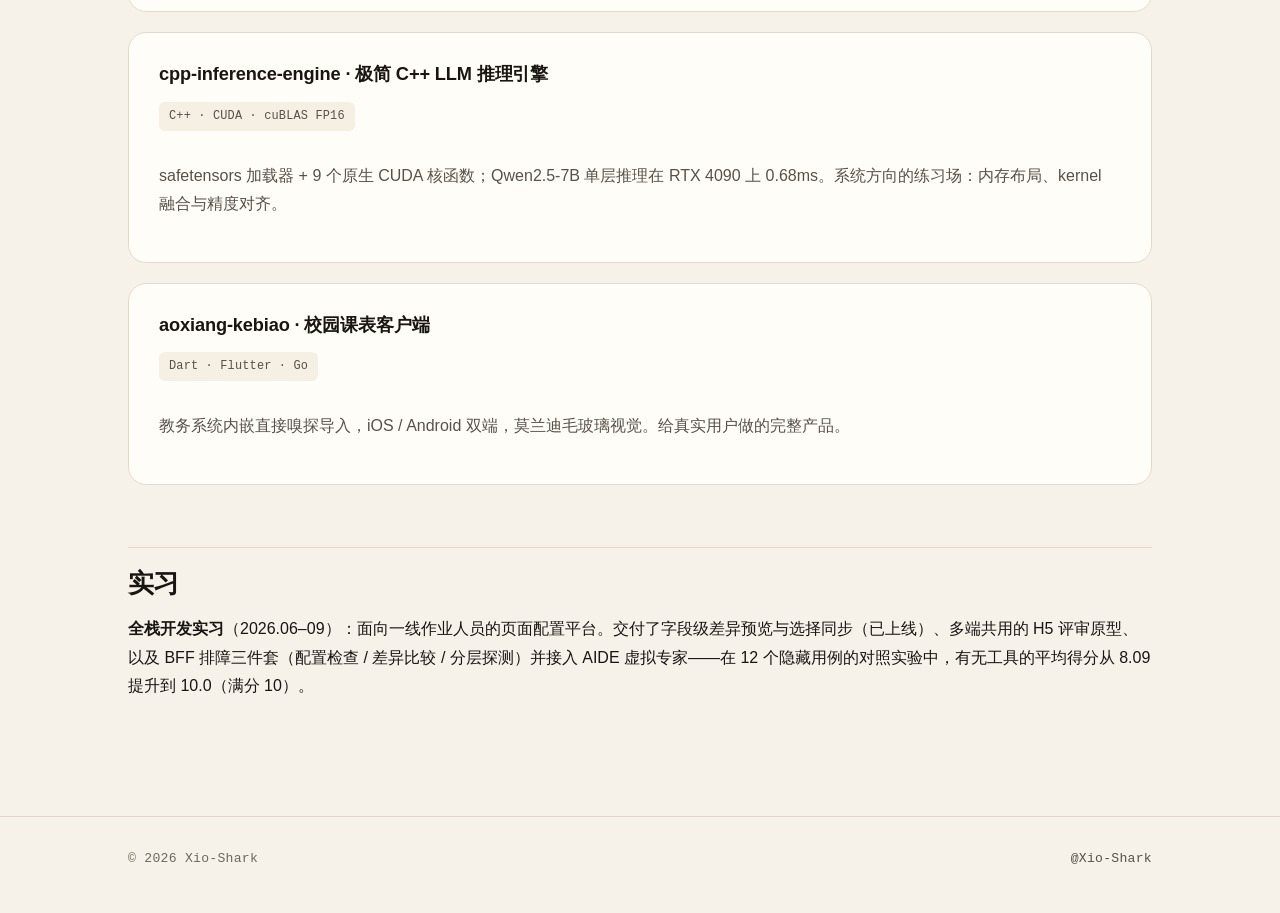
<file: projects.html>
<!DOCTYPE html>
<html lang="zh-CN">
<head>
<meta charset="UTF-8">
<meta name="viewport" content="width=device-width, initial-scale=1.0">
<title>项目 · Xio-Shark</title>
<meta name="description" content="xioflow 执行内核、XioCode、GSoC 2026 OpenKruise、CUDA 推理引擎等开源项目。">
<link rel="icon" href="favicon.svg" type="image/svg+xml">
<meta name="color-scheme" content="light dark">
<meta name="theme-color" content="#fbfaf7">
<meta property="og:type" content="website">
<meta property="og:title" content="项目 · Xio-Shark">
<meta property="og:description" content="xioflow 执行内核、XioCode、GSoC 2026 OpenKruise、CUDA 推理引擎等开源项目。">
<link rel="stylesheet" href="style.css">
<script>try{var t=localStorage.getItem("theme");if(t==="light"||t==="dark")document.documentElement.setAttribute("data-theme",t);}catch(e){}</script>
<script src="site.js" defer></script>
</head>
<body>
<div class="grain" aria-hidden="true"></div>
<a class="skip" href="#main">跳到正文</a>
<header class="site" id="siteHeader"><div class="wrap">
  <a class="brand" href="index.html">Xio-<span>Shark</span></a>
  <button class="nav-toggle" id="navToggle" type="button" aria-expanded="false" aria-controls="siteNav" aria-label="打开导航菜单"><svg viewBox="0 0 24 24" width="18" height="18" fill="none" stroke="currentColor" stroke-width="2" stroke-linecap="round" aria-hidden="true"><path d="M4 7h16M4 12h16M4 17h16"/></svg></button>
  <nav class="site" id="siteNav">
    <a href="index.html">首页</a>
    <a href="projects.html" class="active">项目</a>
    <a href="benchmark.html">实测数据</a>
    <a href="articles.html">文章</a>
    <a href="resume.pdf">简历</a>
  </nav>
  <button class="theme-toggle" id="themeToggle" type="button" aria-label="切换到深色主题"><svg class="i-sun" viewBox="0 0 24 24" fill="none" stroke="currentColor" stroke-width="2" stroke-linecap="round" stroke-linejoin="round" aria-hidden="true"><circle cx="12" cy="12" r="4"/><path d="M12 2v2M12 20v2M4.9 4.9l1.4 1.4M17.7 17.7l1.4 1.4M2 12h2M20 12h2M4.9 19.1l1.4-1.4M17.7 6.3l1.4-1.4"/></svg><svg class="i-moon" viewBox="0 0 24 24" fill="none" stroke="currentColor" stroke-width="2" stroke-linecap="round" stroke-linejoin="round" aria-hidden="true"><path d="M21 12.79A9 9 0 1 1 11.21 3 7 7 0 0 0 21 12.79z"/></svg></button>
</div></header>

<main id="main"><div class="wrap">
  <div class="page-head">
    <p class="eyebrow">Projects</p>
    <h1>项目</h1>
    <p class="sub">全部开源。主线是 Agent 执行可靠性，其余是系统与工具方向的练习场。</p>
  </div>

  <div class="proj" id="xioflow">
    <h3><a href="https://github.com/Xio-Shark/xioflow">xioflow</a> · 面向多智能体并发的受监督执行内核</h3>
    <p class="stack">TypeScript · C (Linux subreaper / pidfd / macOS kqueue) · Linux cgroup v2 · SQLite (WAL) · npm: @xioflow/kernel</p>
    <p>许多 Agent 运行时的执行层是 <code>spawn()</code> 加超时的简单封装：当宿主在工具调用中途崩溃、取消无法确认，或多个 Agent 并发修改同一工作区时，常留下逃逸孤儿进程、不可判定的副作用，以及粗粒度文件锁导致的整条轨迹作废重跑。xioflow 在进程树、工作区事务与观测日志三层提供内核级保证：</p>
    <ul class="tight">
      <li><strong>OS 级进程树管控与资源硬隔离</strong>：C 原生守护程序（<code>xioflow-reaper.c</code>）配合 Linux cgroup v2 驱动，在 Spawn Gate 挂载独立 cgroup 限制 <code>memory.max</code> / <code>pids.max</code>；以 <code>PR_SET_CHILD_SUBREAPER</code> + <code>pidfd_send_signal</code>（Linux）与 <code>kqueue NOTE_FORK</code>（macOS）收养并零竞态终止 <code>setsid</code> 双重 fork 逃逸孤儿；</li>
      <li><strong>多 Agent 工作区乐观并发事务（OCC）</strong>：通过文件 <code>atime</code> 归一化实现零特权读集追踪，结合 <code>git-shadow</code> 写集差分做提交期后向冲突校验（Backward Validation）；</li>
      <li><strong>观测级冲突消解与 Early Cutoff</strong>：文件级读写冲突时在临时分叉重放观测日志，通过 AST 符号切片哈希（剥离注释与行号偏移）和增量文件发现集实现 Early Cutoff，自动定位最大有效 Checkpoint 前缀并仅重算后缀（脚本化基准重做步骤 19→2、6→0）；</li>
      <li><strong>跨分叉目录树指纹命令去重</strong>：以工作区文件树哈希锚定操作指纹（<code>executeWorkspaceCommand</code>），4 分叉并发执行 <code>tsc --noEmit</code> 时自动合并为单次进程（4→1）并支持不变工作区零派生复验（4→0）；</li>
      <li><strong>三锁分离与诚实恢复</strong>：OS 排他锁 + SQLite WAL 写锁 + 资源租约，Epoch Fencing 代际栅栏隔离过期属主；结果不可判定时记为 <code>indeterminate</code> 并保留租约，绝不静默重放。</li>
    </ul>
    <p>全仓 <strong>715 项测试通过（含 67 项编号黑盒 conformance 契约与无依赖 plain runner）</strong>，配套 TLA+ 形式化规约与跨进程崩溃点注入矩阵，CI 覆盖 Node 22/24、Ubuntu 与 macOS。执行层正确性与恢复收益有公开的<a href="benchmark.html">故障注入与崩溃恢复实验（E4–E10）</a>背书。</p>
  </div>

  <div class="proj" id="xiocode">
    <h3><a href="https://github.com/Xio-Shark/xiocode">XioCode</a> · 开源 Coding Agent</h3>
    <p class="stack">TypeScript · Node.js · npm 与 Homebrew 可安装</p>
    <p>本地优先的终端 AI 编程助手：串联模型调用、工具执行与结果回传，终端交互加 Web 控制台（SSE 展示运行轨迹与文件差异）。长任务支持会话增量记录、断点恢复与按轮回滚；上下文按消息数与 token 预算压缩，超大工具结果落盘保留短引用。默认执行层跑在 xioflow 内核上——上面的故障注入实验就是让这次切换安全的依据。</p>
  </div>

  <div class="proj" id="gsoc">
    <h3>GSoC 2026 · <a href="https://github.com/openkruise/rollouts">OpenKruise Rollouts</a></h3>
    <p class="stack">Go · Kubernetes 控制器 / Admission Webhook</p>
    <p>针对灰度期间改写 Deployment 更新策略带来的全量重建风险，设计并实现了保持 RollingUpdate 的分批发布方案，以 minReadySeconds 与 maxUnavailable 控制新版本可用副本与发布批次；含控制器、admission webhook 与发布结束后的参数恢复，并补充单元、集成与 E2E 用例。与维护者完成六轮代码评审，期间修复了上游 MaxSurge 默认值赋错的问题。</p>
    <p>设计提案 <a href="https://github.com/openkruise/rollouts/pull/341">KEP #341</a> 与实现 <a href="https://github.com/openkruise/rollouts/pull/343">PR #343</a> 均已于 2026-08-17 合入 master（45 commits / 68 文件，含测试）。</p>
  </div>

  <div class="proj" id="inference">
    <h3><a href="https://github.com/Xio-Shark/cpp-inference-engine">cpp-inference-engine</a> · 极简 C++ LLM 推理引擎</h3>
    <p class="stack">C++ · CUDA · cuBLAS FP16</p>
    <p>safetensors 加载器 + 9 个原生 CUDA 核函数；Qwen2.5-7B 单层推理在 RTX 4090 上 0.68ms。系统方向的练习场：内存布局、kernel 融合与精度对齐。</p>
  </div>

  <div class="proj" id="aoxiang">
    <h3><a href="https://github.com/Xio-Shark/aoxiang-kebiao">aoxiang-kebiao</a> · 校园课表客户端</h3>
    <p class="stack">Dart · Flutter · Go</p>
    <p>教务系统内嵌直接嗅探导入，iOS / Android 双端，莫兰迪毛玻璃视觉。给真实用户做的完整产品。</p>
  </div>

  <h2>实习</h2>
  <p><strong>全栈开发实习</strong>（2026.06–09）：面向一线作业人员的页面配置平台。交付了字段级差异预览与选择同步（已上线）、多端共用的 H5 评审原型、以及 BFF 排障三件套（配置检查 / 差异比较 / 分层探测）并接入 AIDE 虚拟专家——在 12 个隐藏用例的对照实验中，有无工具的平均得分从 8.09 提升到 10.0（满分 10）。</p>
</div></main>

<footer class="site"><div class="wrap">
  <span>© 2026 Xio-Shark</span>
  <span><a href="https://github.com/Xio-Shark">@Xio-Shark</a></span>
</div></footer>
</body>
</html>
</file>
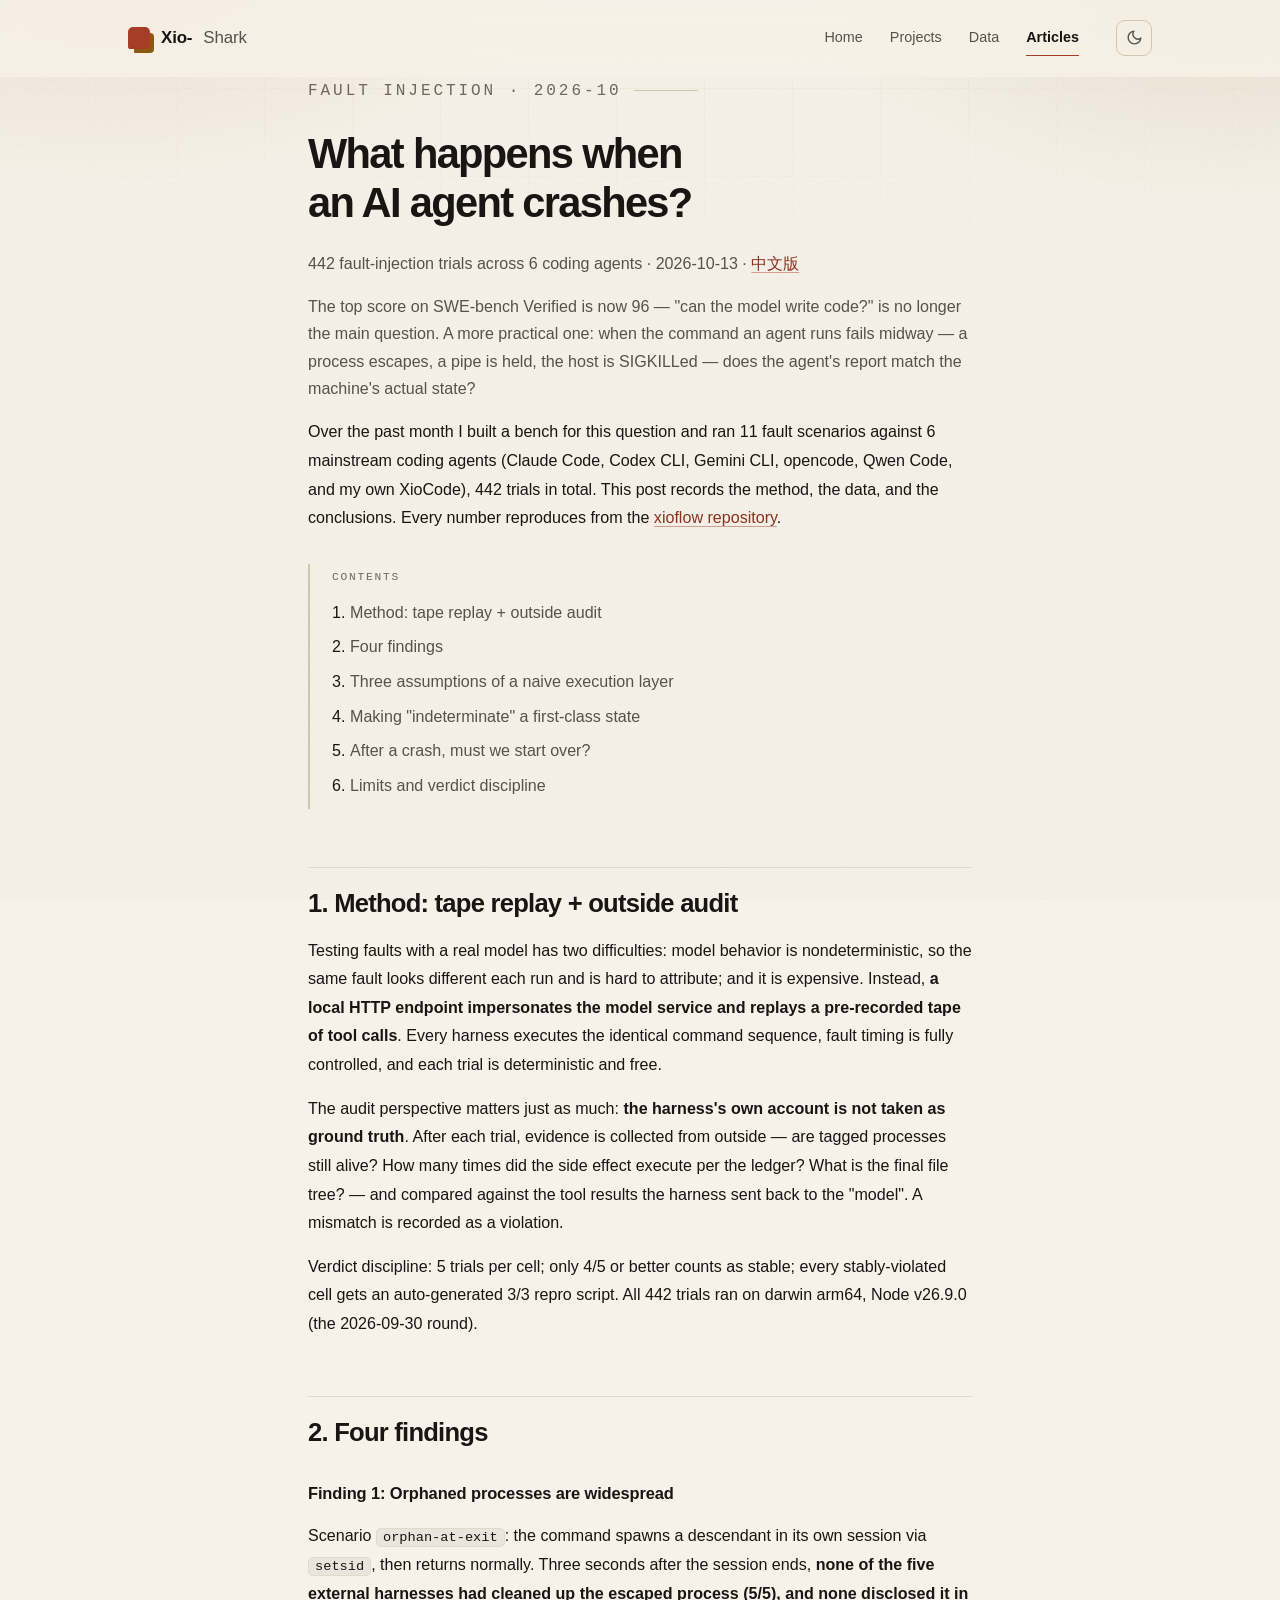
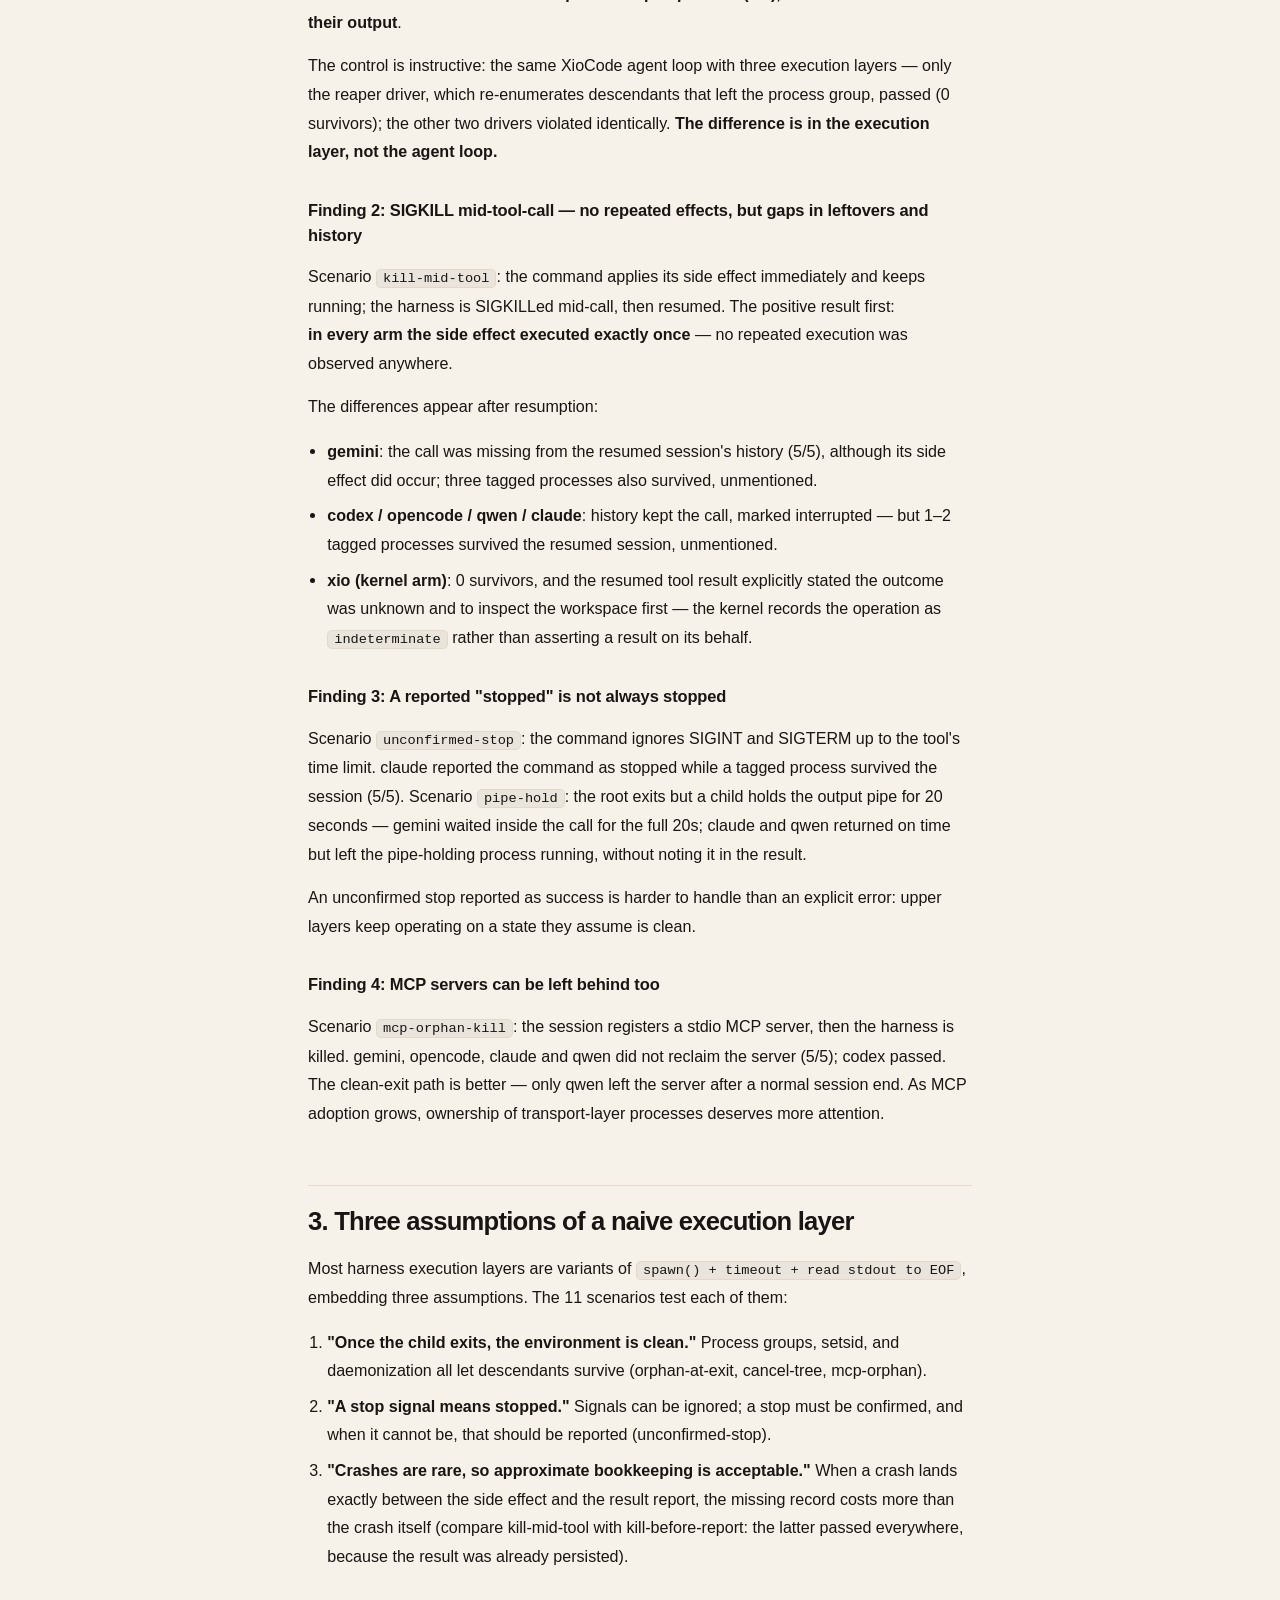
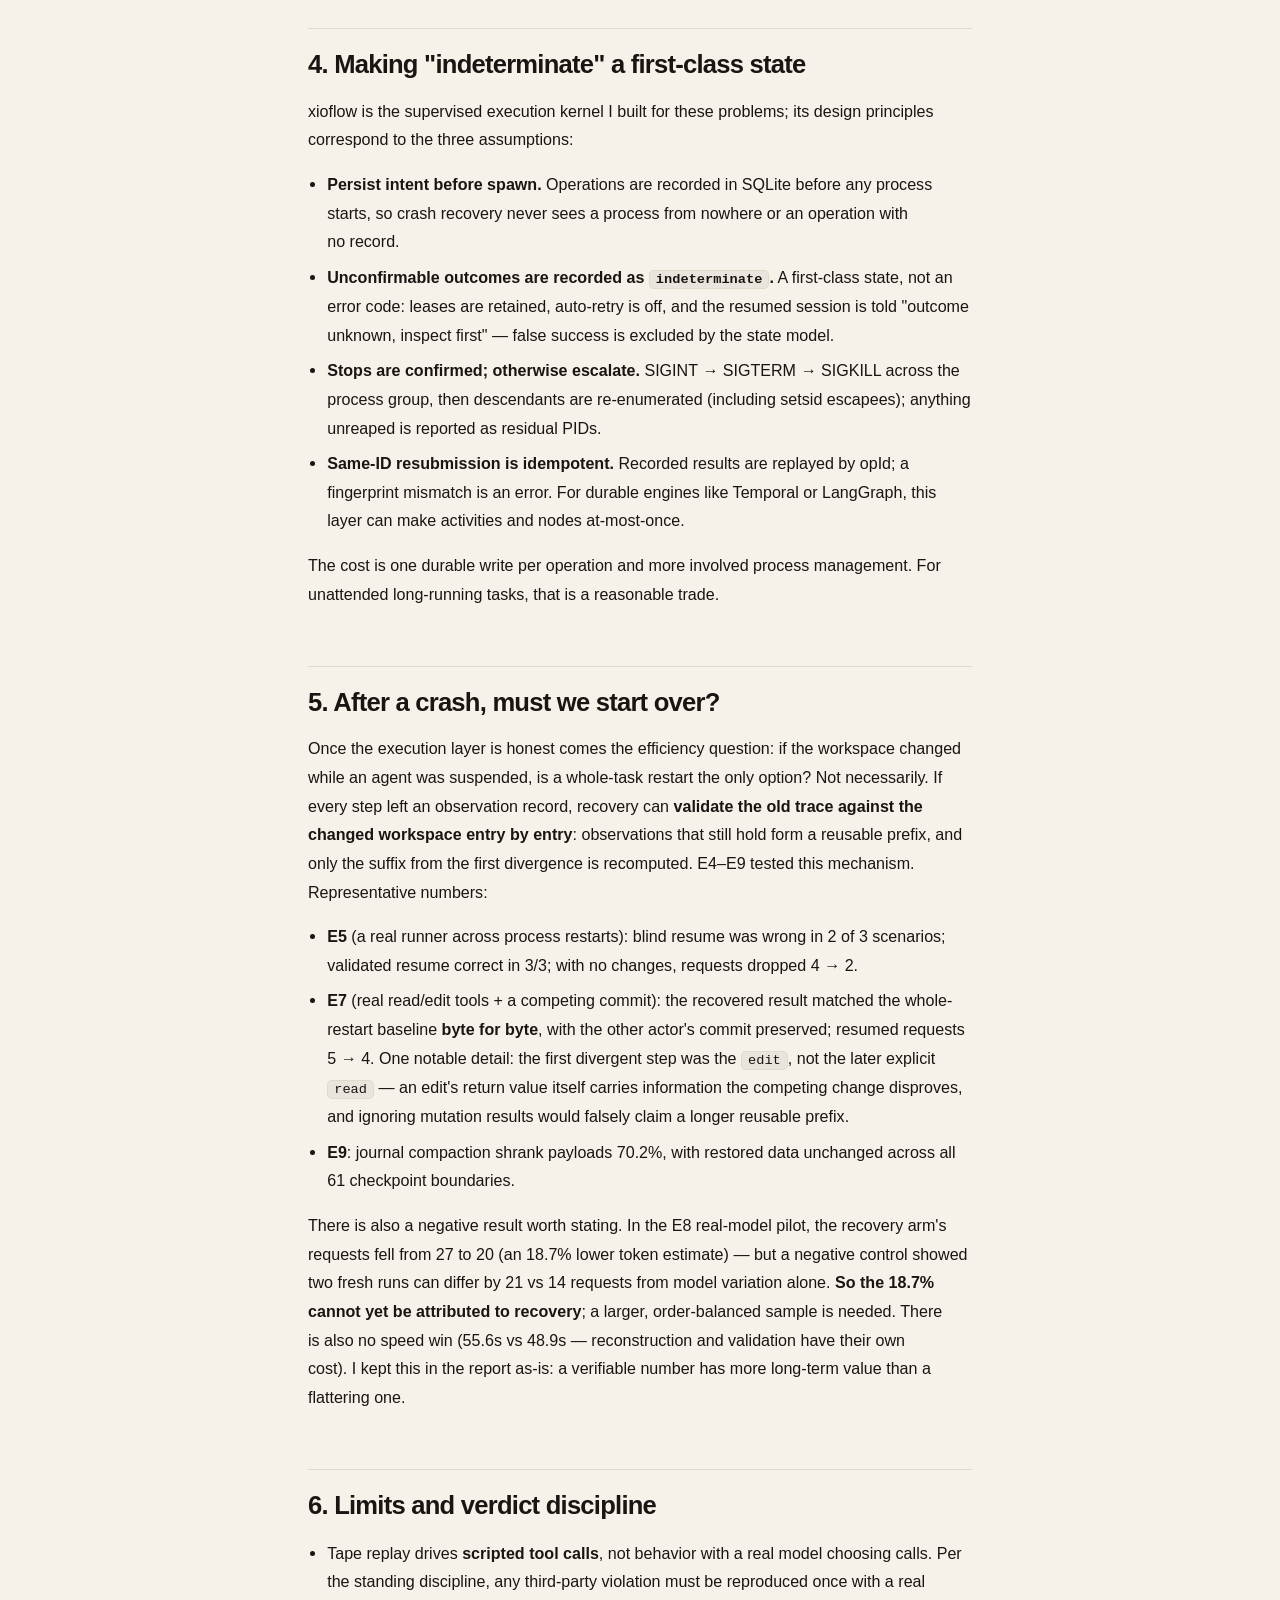
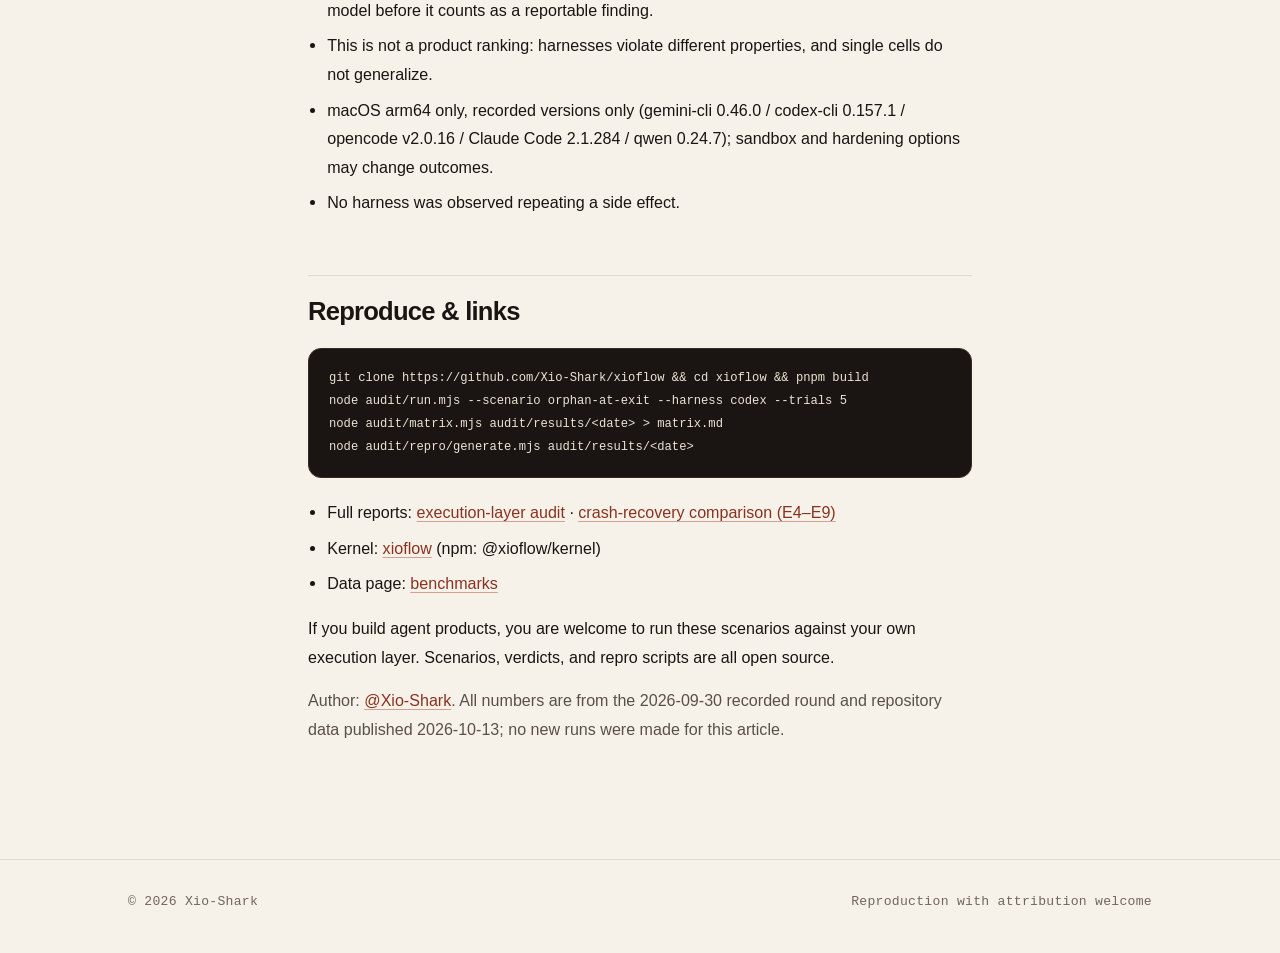
<file: articles/agent-crash-fault-injection.en.html>
<!DOCTYPE html>
<html lang="en">
<head>
<meta charset="UTF-8">
<meta name="viewport" content="width=device-width, initial-scale=1.0">
<title>What happens when an AI agent crashes? — 442 fault-injection trials across 6 coding agents · Xio-Shark</title>
<meta name="description" content="When something goes wrong underneath a tool call, does a coding agent's report match the machine's actual state? 11 fault scenarios, 442 trials, data and repro scripts included.">
<link rel="icon" href="../favicon.svg" type="image/svg+xml">
<meta name="color-scheme" content="light dark">
<meta name="theme-color" content="#fbfaf7">
<meta property="og:type" content="website">
<meta property="og:title" content="What happens when an AI agent crashes? — 442 fault-injection trials across 6 coding agents · Xio-Shark">
<meta property="og:description" content="When something goes wrong underneath a tool call, does a coding agent's report match the machine's actual state? 11 fault scenarios, 442 trials, data and repro scripts included.">
<link rel="stylesheet" href="../style.css">
<script>try{var t=localStorage.getItem("theme");if(t==="light"||t==="dark")document.documentElement.setAttribute("data-theme",t);}catch(e){}</script>
<script src="../site.js" defer></script>
</head>
<body>
<div class="grain" aria-hidden="true"></div>
<a class="skip" href="#main">Skip to content</a>
<header class="site" id="siteHeader"><div class="wrap">
  <a class="brand" href="../index.html">Xio-<span>Shark</span></a>
  <button class="nav-toggle" id="navToggle" type="button" aria-expanded="false" aria-controls="siteNav" aria-label="Open navigation menu"><svg viewBox="0 0 24 24" width="18" height="18" fill="none" stroke="currentColor" stroke-width="2" stroke-linecap="round" aria-hidden="true"><path d="M4 7h16M4 12h16M4 17h16"/></svg></button>
  <nav class="site" id="siteNav">
    <a href="../index.html">Home</a>
    <a href="../projects.html">Projects</a>
    <a href="../benchmark.html">Data</a>
    <a href="../articles.html" class="active">Articles</a>
  </nav>
  <button class="theme-toggle" id="themeToggle" type="button" aria-label="Toggle dark mode"><svg class="i-sun" viewBox="0 0 24 24" fill="none" stroke="currentColor" stroke-width="2" stroke-linecap="round" stroke-linejoin="round" aria-hidden="true"><circle cx="12" cy="12" r="4"/><path d="M12 2v2M12 20v2M4.9 4.9l1.4 1.4M17.7 17.7l1.4 1.4M2 12h2M20 12h2M4.9 19.1l1.4-1.4M17.7 6.3l1.4-1.4"/></svg><svg class="i-moon" viewBox="0 0 24 24" fill="none" stroke="currentColor" stroke-width="2" stroke-linecap="round" stroke-linejoin="round" aria-hidden="true"><path d="M21 12.79A9 9 0 1 1 11.21 3 7 7 0 0 0 21 12.79z"/></svg></button>
</div></header>

<main id="main"><div class="wrap article-body">
  <p class="eyebrow">Fault Injection · 2026-10</p>
  <h1>What happens when an AI agent crashes?</h1>
  <p class="sub">442 fault-injection trials across 6 coding agents · 2026-10-13 · <a href="agent-crash-fault-injection.zh.html">中文版</a></p>

  <p class="lede">The top score on SWE-bench Verified is now 96 — "can the model write code?" is no longer the main question. A more practical one: when the command an agent runs fails midway — a process escapes, a pipe is held, the host is SIGKILLed — does the agent's report match the machine's actual state?</p>

  <p>Over the past month I built a bench for this question and ran 11 fault scenarios against 6 mainstream coding agents (Claude Code, Codex CLI, Gemini CLI, opencode, Qwen Code, and my own XioCode), 442 trials in total. This post records the method, the data, and the conclusions. Every number reproduces from the <a href="https://github.com/Xio-Shark/xioflow">xioflow repository</a>.</p>

  <div class="toc"><strong>Contents</strong>
    <ol>
      <li><a href="#method">Method: tape replay + outside audit</a></li>
      <li><a href="#findings">Four findings</a></li>
      <li><a href="#why">Three assumptions of a naive execution layer</a></li>
      <li><a href="#kernel">Making "indeterminate" a first-class state</a></li>
      <li><a href="#recovery">After a crash, must we start over?</a></li>
      <li><a href="#limits">Limits and verdict discipline</a></li>
    </ol>
  </div>

  <h2 id="method">1. Method: tape replay + outside audit</h2>

  <p>Testing faults with a real model has two difficulties: model behavior is nondeterministic, so the same fault looks different each run and is hard to attribute; and it is expensive. Instead, <strong>a local HTTP endpoint impersonates the model service and replays a pre-recorded tape of tool calls</strong>. Every harness executes the identical command sequence, fault timing is fully controlled, and each trial is deterministic and free.</p>

  <p>The audit perspective matters just as much: <strong>the harness's own account is not taken as ground truth</strong>. After each trial, evidence is collected from outside — are tagged processes still alive? How many times did the side effect execute per the ledger? What is the final file tree? — and compared against the tool results the harness sent back to the "model". A mismatch is recorded as a violation.</p>

  <p>Verdict discipline: 5 trials per cell; only 4/5 or better counts as stable; every stably-violated cell gets an auto-generated 3/3 repro script. All 442 trials ran on darwin arm64, Node v26.9.0 (the 2026-09-30 round).</p>

  <h2 id="findings">2. Four findings</h2>

  <h3>Finding 1: Orphaned processes are widespread</h3>

  <p>Scenario <code>orphan-at-exit</code>: the command spawns a descendant in its own session via <code>setsid</code>, then returns normally. Three seconds after the session ends, <strong>none of the five external harnesses had cleaned up the escaped process (5/5), and none disclosed it in their output</strong>.</p>

  <p>The control is instructive: the same XioCode agent loop with three execution layers — only the reaper driver, which re-enumerates descendants that left the process group, passed (0 survivors); the other two drivers violated identically. <strong>The difference is in the execution layer, not the agent loop.</strong></p>

  <h3>Finding 2: SIGKILL mid-tool-call — no repeated effects, but gaps in leftovers and history</h3>

  <p>Scenario <code>kill-mid-tool</code>: the command applies its side effect immediately and keeps running; the harness is SIGKILLed mid-call, then resumed. The positive result first: <strong>in every arm the side effect executed exactly once</strong> — no repeated execution was observed anywhere.</p>

  <p>The differences appear after resumption:</p>
  <ul>
    <li><strong>gemini</strong>: the call was missing from the resumed session's history (5/5), although its side effect did occur; three tagged processes also survived, unmentioned.</li>
    <li><strong>codex / opencode / qwen / claude</strong>: history kept the call, marked interrupted — but 1–2 tagged processes survived the resumed session, unmentioned.</li>
    <li><strong>xio (kernel arm)</strong>: 0 survivors, and the resumed tool result explicitly stated the outcome was unknown and to inspect the workspace first — the kernel records the operation as <code>indeterminate</code> rather than asserting a result on its behalf.</li>
  </ul>

  <h3>Finding 3: A reported "stopped" is not always stopped</h3>

  <p>Scenario <code>unconfirmed-stop</code>: the command ignores SIGINT and SIGTERM up to the tool's time limit. claude reported the command as stopped while a tagged process survived the session (5/5). Scenario <code>pipe-hold</code>: the root exits but a child holds the output pipe for 20 seconds — gemini waited inside the call for the full 20s; claude and qwen returned on time but left the pipe-holding process running, without noting it in the result.</p>

  <p>An unconfirmed stop reported as success is harder to handle than an explicit error: upper layers keep operating on a state they assume is clean.</p>

  <h3>Finding 4: MCP servers can be left behind too</h3>

  <p>Scenario <code>mcp-orphan-kill</code>: the session registers a stdio MCP server, then the harness is killed. gemini, opencode, claude and qwen did not reclaim the server (5/5); codex passed. The clean-exit path is better — only qwen left the server after a normal session end. As MCP adoption grows, ownership of transport-layer processes deserves more attention.</p>

  <h2 id="why">3. Three assumptions of a naive execution layer</h2>

  <p>Most harness execution layers are variants of <code>spawn() + timeout + read stdout to EOF</code>, embedding three assumptions. The 11 scenarios test each of them:</p>

  <ol>
    <li><strong>"Once the child exits, the environment is clean."</strong> Process groups, setsid, and daemonization all let descendants survive (orphan-at-exit, cancel-tree, mcp-orphan).</li>
    <li><strong>"A stop signal means stopped."</strong> Signals can be ignored; a stop must be confirmed, and when it cannot be, that should be reported (unconfirmed-stop).</li>
    <li><strong>"Crashes are rare, so approximate bookkeeping is acceptable."</strong> When a crash lands exactly between the side effect and the result report, the missing record costs more than the crash itself (compare kill-mid-tool with kill-before-report: the latter passed everywhere, because the result was already persisted).</li>
  </ol>

  <h2 id="kernel">4. Making "indeterminate" a first-class state</h2>

  <p>xioflow is the supervised execution kernel I built for these problems; its design principles correspond to the three assumptions:</p>

  <ul>
    <li><strong>Persist intent before spawn.</strong> Operations are recorded in SQLite before any process starts, so crash recovery never sees a process from nowhere or an operation with no record.</li>
    <li><strong>Unconfirmable outcomes are recorded as <code>indeterminate</code>.</strong> A first-class state, not an error code: leases are retained, auto-retry is off, and the resumed session is told "outcome unknown, inspect first" — false success is excluded by the state model.</li>
    <li><strong>Stops are confirmed; otherwise escalate.</strong> SIGINT → SIGTERM → SIGKILL across the process group, then descendants are re-enumerated (including setsid escapees); anything unreaped is reported as residual PIDs.</li>
    <li><strong>Same-ID resubmission is idempotent.</strong> Recorded results are replayed by opId; a fingerprint mismatch is an error. For durable engines like Temporal or LangGraph, this layer can make activities and nodes at-most-once.</li>
  </ul>

  <p>The cost is one durable write per operation and more involved process management. For unattended long-running tasks, that is a reasonable trade.</p>

  <h2 id="recovery">5. After a crash, must we start over?</h2>

  <p>Once the execution layer is honest comes the efficiency question: if the workspace changed while an agent was suspended, is a whole-task restart the only option? Not necessarily. If every step left an observation record, recovery can <strong>validate the old trace against the changed workspace entry by entry</strong>: observations that still hold form a reusable prefix, and only the suffix from the first divergence is recomputed. E4–E9 tested this mechanism. Representative numbers:</p>

  <ul>
    <li><strong>E5</strong> (a real runner across process restarts): blind resume was wrong in 2 of 3 scenarios; validated resume correct in 3/3; with no changes, requests dropped 4 → 2.</li>
    <li><strong>E7</strong> (real read/edit tools + a competing commit): the recovered result matched the whole-restart baseline <strong>byte for byte</strong>, with the other actor's commit preserved; resumed requests 5 → 4. One notable detail: the first divergent step was the <code>edit</code>, not the later explicit <code>read</code> — an edit's return value itself carries information the competing change disproves, and ignoring mutation results would falsely claim a longer reusable prefix.</li>
    <li><strong>E9</strong>: journal compaction shrank payloads 70.2%, with restored data unchanged across all 61 checkpoint boundaries.</li>
  </ul>

  <p>There is also a negative result worth stating. In the E8 real-model pilot, the recovery arm's requests fell from 27 to 20 (an 18.7% lower token estimate) — but a negative control showed two fresh runs can differ by 21 vs 14 requests from model variation alone. <strong>So the 18.7% cannot yet be attributed to recovery</strong>; a larger, order-balanced sample is needed. There is also no speed win (55.6s vs 48.9s — reconstruction and validation have their own cost). I kept this in the report as-is: a verifiable number has more long-term value than a flattering one.</p>

  <h2 id="limits">6. Limits and verdict discipline</h2>

  <ul>
    <li>Tape replay drives <strong>scripted tool calls</strong>, not behavior with a real model choosing calls. Per the standing discipline, any third-party violation must be reproduced once with a real model before it counts as a reportable finding.</li>
    <li>This is not a product ranking: harnesses violate different properties, and single cells do not generalize.</li>
    <li>macOS arm64 only, recorded versions only (gemini-cli 0.46.0 / codex-cli 0.157.1 / opencode v2.0.16 / Claude Code 2.1.284 / qwen 0.24.7); sandbox and hardening options may change outcomes.</li>
    <li>No harness was observed repeating a side effect.</li>
  </ul>

  <h2>Reproduce &amp; links</h2>

  <pre><code>git clone https://github.com/Xio-Shark/xioflow && cd xioflow && pnpm build
node audit/run.mjs --scenario orphan-at-exit --harness codex --trials 5
node audit/matrix.mjs audit/results/&lt;date&gt; &gt; matrix.md
node audit/repro/generate.mjs audit/results/&lt;date&gt;</code></pre>

  <ul>
    <li>Full reports: <a href="https://github.com/Xio-Shark/xioflow/blob/main/audit/reports/harness-execution-audit.md">execution-layer audit</a> · <a href="https://github.com/Xio-Shark/xioflow/blob/main/audit/reports/recovery-comparison.md">crash-recovery comparison (E4–E9)</a></li>
    <li>Kernel: <a href="https://github.com/Xio-Shark/xioflow">xioflow</a> (npm: @xioflow/kernel)</li>
    <li>Data page: <a href="../benchmark.html">benchmarks</a></li>
  </ul>

  <p>If you build agent products, you are welcome to run these scenarios against your own execution layer. Scenarios, verdicts, and repro scripts are all open source.</p>

  <p class="muted">Author: <a href="https://github.com/Xio-Shark">@Xio-Shark</a>. All numbers are from the 2026-09-30 recorded round and repository data published 2026-10-13; no new runs were made for this article.</p>
</div></main>

<footer class="site"><div class="wrap">
  <span>© 2026 Xio-Shark</span>
  <span>Reproduction with attribution welcome</span>
</div></footer>
</body>
</html>
</file>
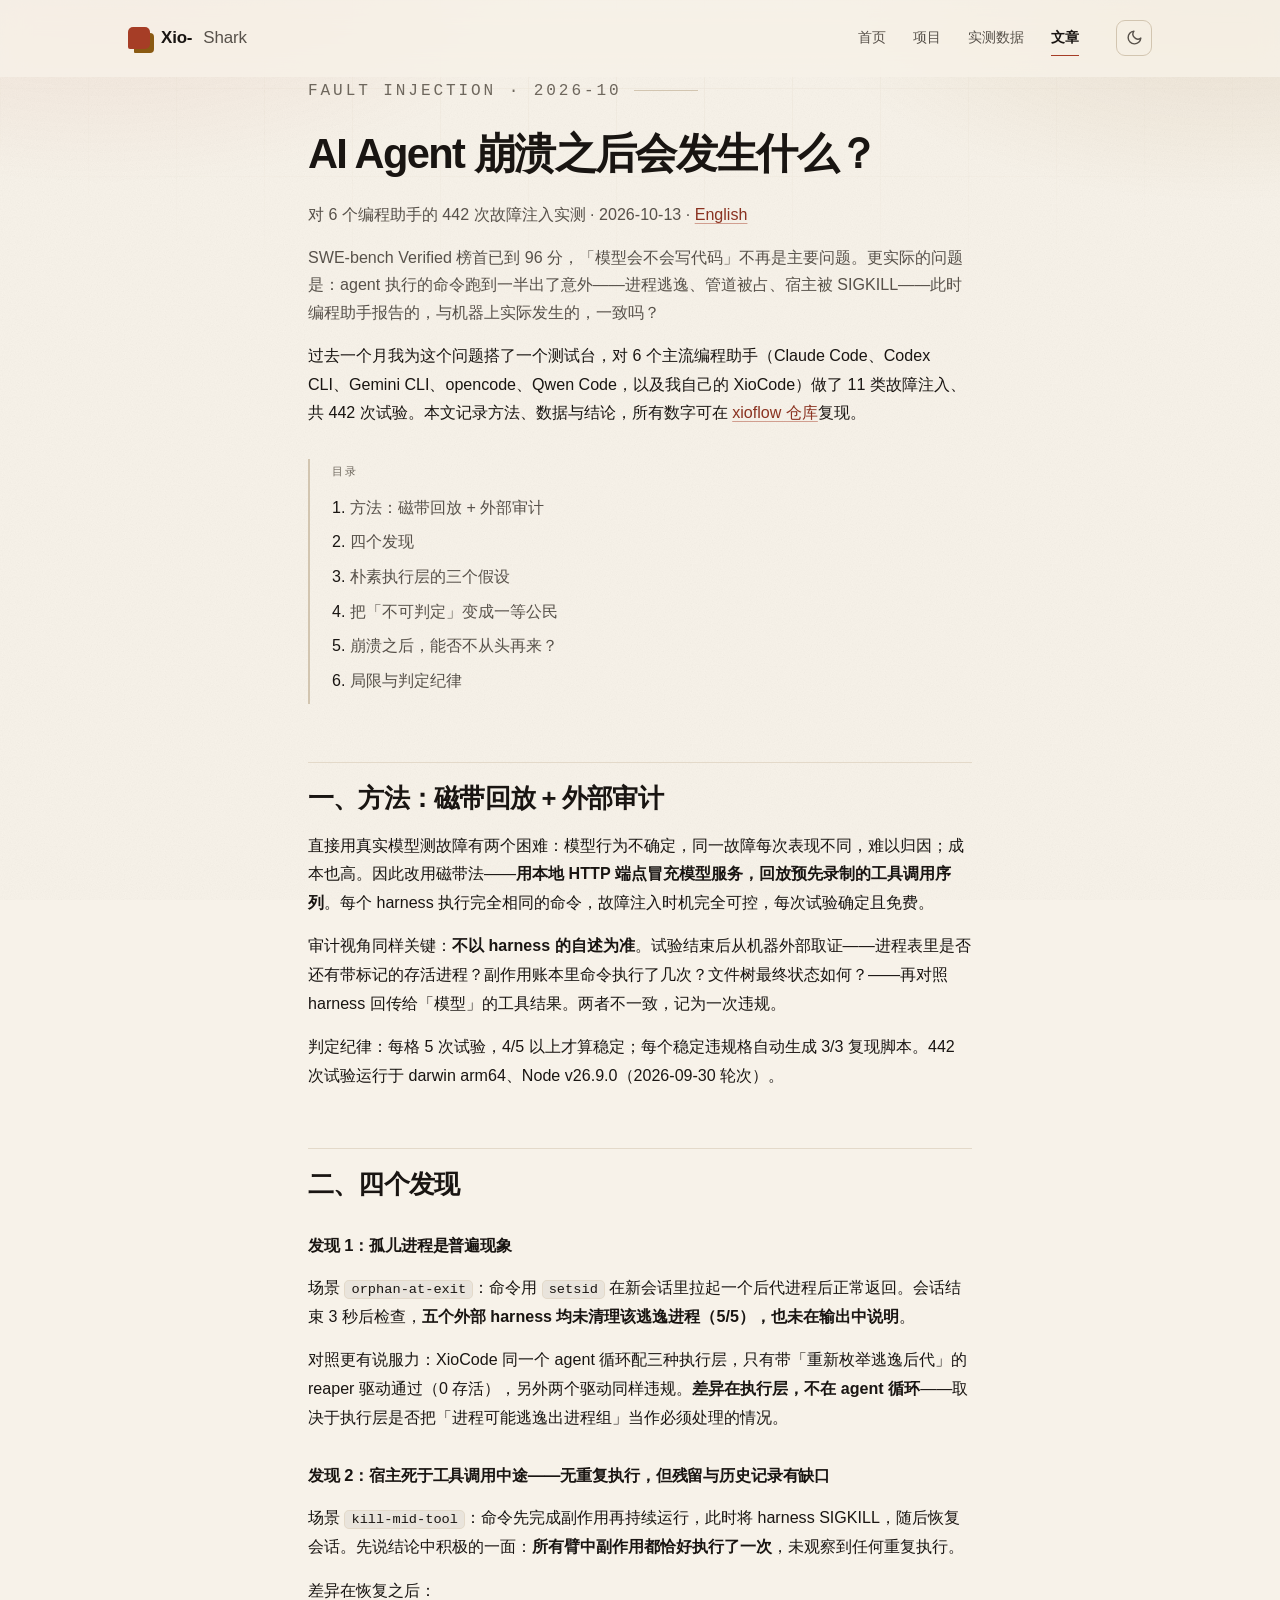
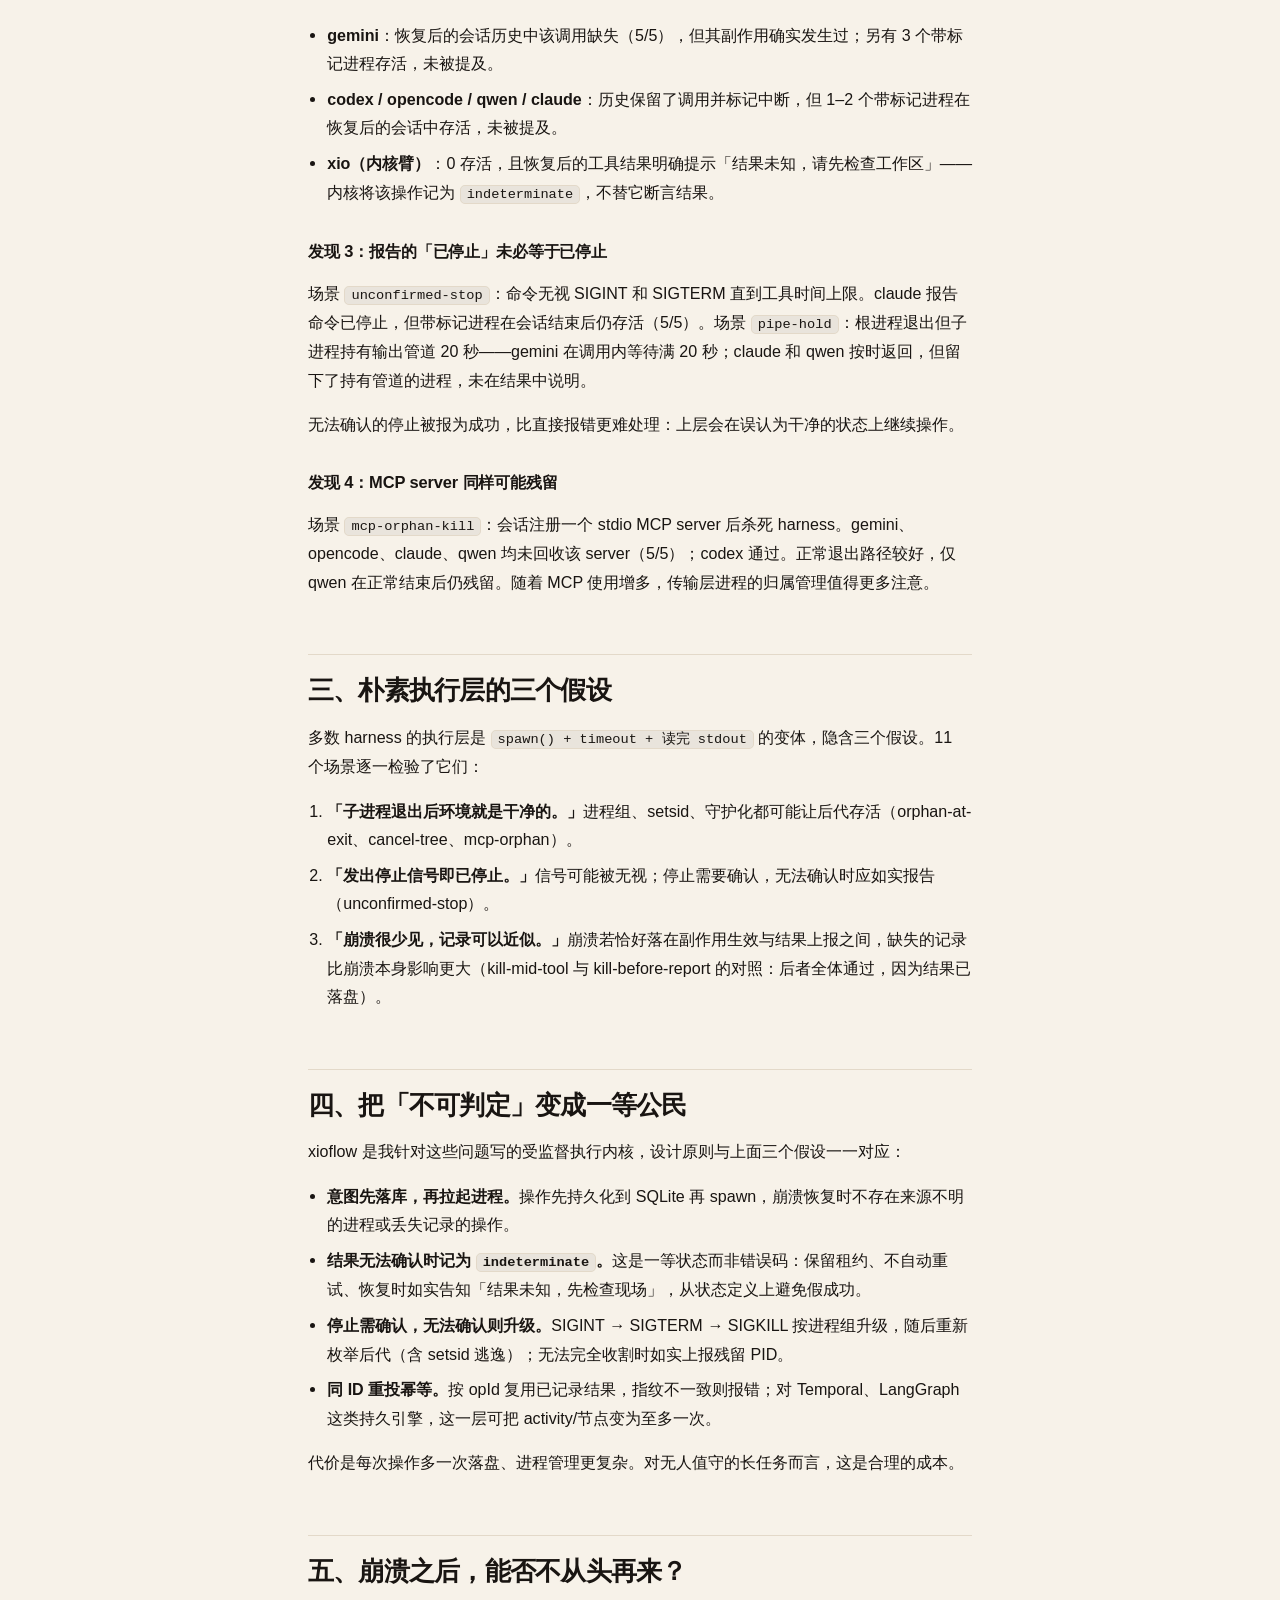
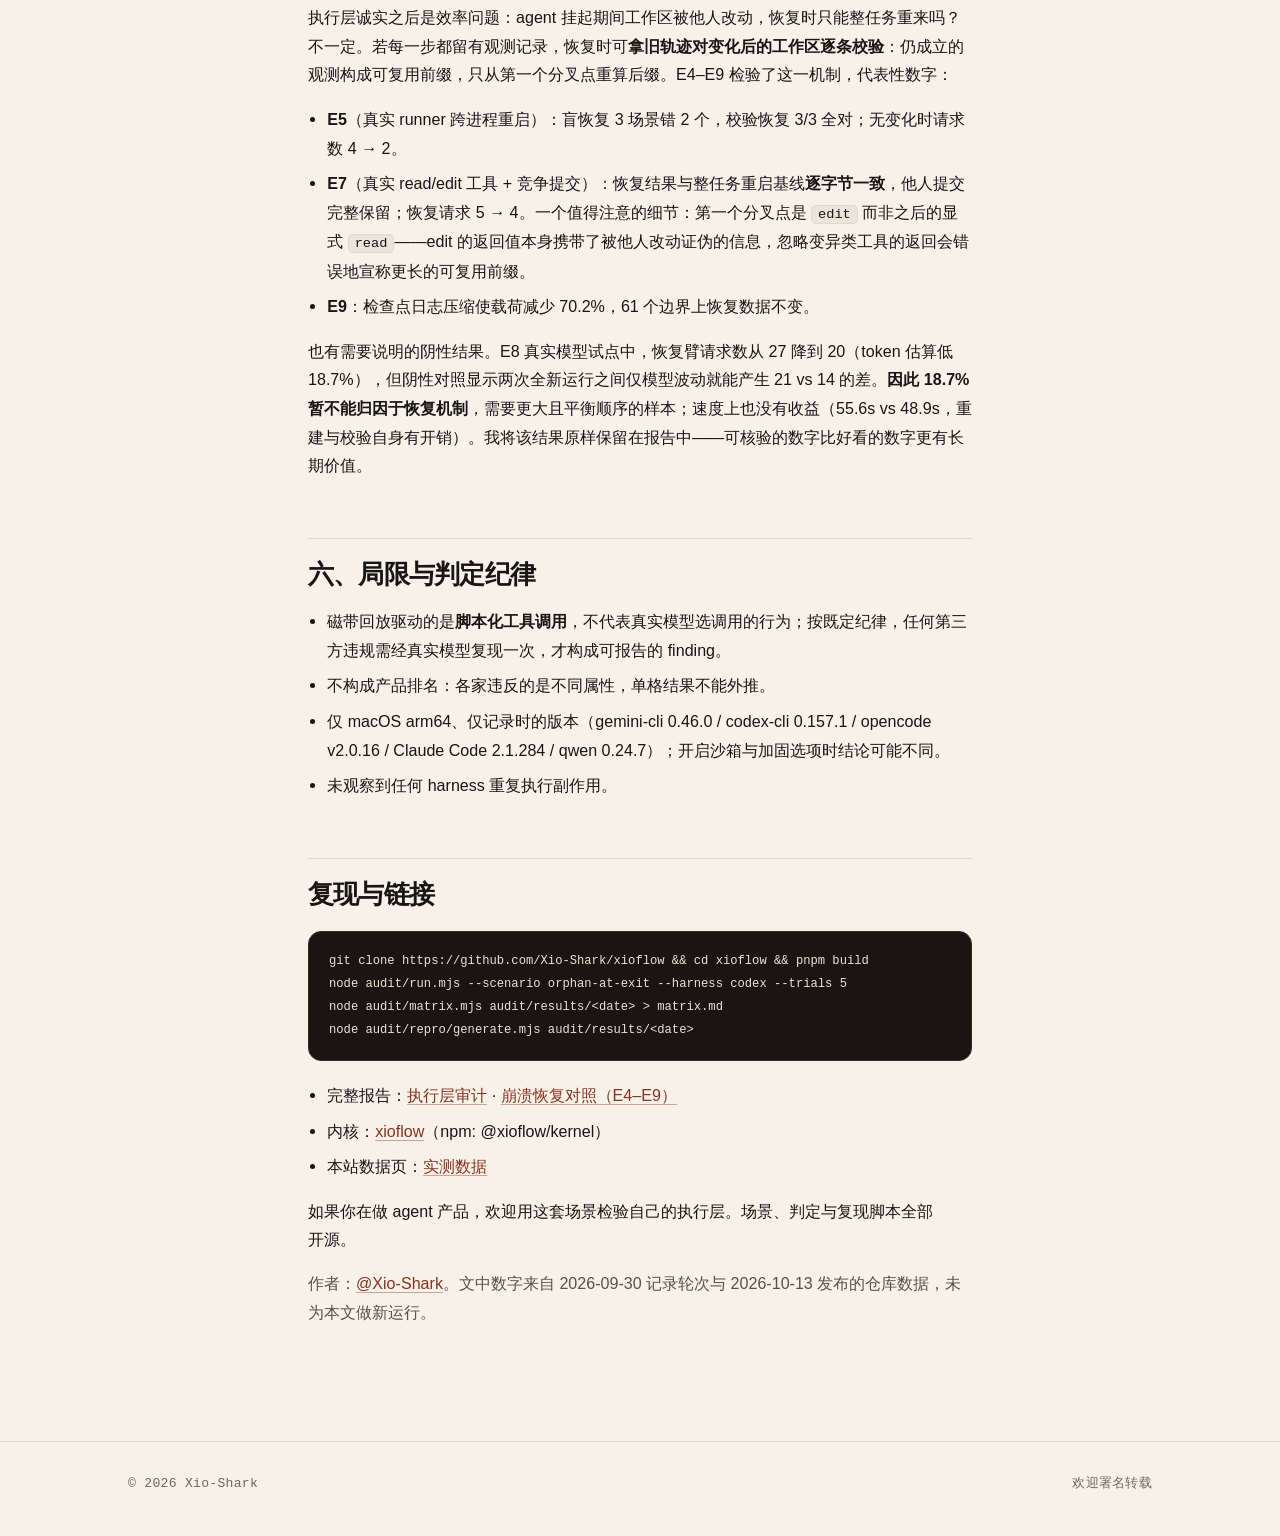
<file: articles/agent-crash-fault-injection.zh.html>
<!DOCTYPE html>
<html lang="zh-CN">
<head>
<meta charset="UTF-8">
<meta name="viewport" content="width=device-width, initial-scale=1.0">
<title>AI Agent 崩溃之后会发生什么？——对 6 个编程助手的 442 次故障注入实测 · Xio-Shark</title>
<meta name="description" content="当工具调用底下出了故障，AI 编程助手报告的与机器实际状态一致吗？11 类故障注入、442 次试验的执行层对照审计，附数据与复现脚本。">
<link rel="icon" href="../favicon.svg" type="image/svg+xml">
<meta name="color-scheme" content="light dark">
<meta name="theme-color" content="#fbfaf7">
<meta property="og:type" content="website">
<meta property="og:title" content="AI Agent 崩溃之后会发生什么？——对 6 个编程助手的 442 次故障注入实测 · Xio-Shark">
<meta property="og:description" content="当工具调用底下出了故障，AI 编程助手报告的与机器实际状态一致吗？11 类故障注入、442 次试验的执行层对照审计，附数据与复现脚本。">
<link rel="stylesheet" href="../style.css">
<script>try{var t=localStorage.getItem("theme");if(t==="light"||t==="dark")document.documentElement.setAttribute("data-theme",t);}catch(e){}</script>
<script src="../site.js" defer></script>
</head>
<body>
<div class="grain" aria-hidden="true"></div>
<a class="skip" href="#main">跳到正文</a>
<header class="site" id="siteHeader"><div class="wrap">
  <a class="brand" href="../index.html">Xio-<span>Shark</span></a>
  <button class="nav-toggle" id="navToggle" type="button" aria-expanded="false" aria-controls="siteNav" aria-label="打开导航菜单"><svg viewBox="0 0 24 24" width="18" height="18" fill="none" stroke="currentColor" stroke-width="2" stroke-linecap="round" aria-hidden="true"><path d="M4 7h16M4 12h16M4 17h16"/></svg></button>
  <nav class="site" id="siteNav">
    <a href="../index.html">首页</a>
    <a href="../projects.html">项目</a>
    <a href="../benchmark.html">实测数据</a>
    <a href="../articles.html" class="active">文章</a>
  </nav>
  <button class="theme-toggle" id="themeToggle" type="button" aria-label="切换深色模式"><svg class="i-sun" viewBox="0 0 24 24" fill="none" stroke="currentColor" stroke-width="2" stroke-linecap="round" stroke-linejoin="round" aria-hidden="true"><circle cx="12" cy="12" r="4"/><path d="M12 2v2M12 20v2M4.9 4.9l1.4 1.4M17.7 17.7l1.4 1.4M2 12h2M20 12h2M4.9 19.1l1.4-1.4M17.7 6.3l1.4-1.4"/></svg><svg class="i-moon" viewBox="0 0 24 24" fill="none" stroke="currentColor" stroke-width="2" stroke-linecap="round" stroke-linejoin="round" aria-hidden="true"><path d="M21 12.79A9 9 0 1 1 11.21 3 7 7 0 0 0 21 12.79z"/></svg></button>
</div></header>

<main id="main"><div class="wrap article-body">
  <p class="eyebrow">Fault Injection · 2026-10</p>
  <h1>AI Agent 崩溃之后会发生什么？</h1>
  <p class="sub">对 6 个编程助手的 442 次故障注入实测 · 2026-10-13 · <a href="agent-crash-fault-injection.en.html">English</a></p>

  <p class="lede">SWE-bench Verified 榜首已到 96 分，「模型会不会写代码」不再是主要问题。更实际的问题是：agent 执行的命令跑到一半出了意外——进程逃逸、管道被占、宿主被 SIGKILL——此时编程助手报告的，与机器上实际发生的，一致吗？</p>

  <p>过去一个月我为这个问题搭了一个测试台，对 6 个主流编程助手（Claude Code、Codex CLI、Gemini CLI、opencode、Qwen Code，以及我自己的 XioCode）做了 11 类故障注入、共 442 次试验。本文记录方法、数据与结论，所有数字可在 <a href="https://github.com/Xio-Shark/xioflow">xioflow 仓库</a>复现。</p>

  <div class="toc"><strong>目录</strong>
    <ol>
      <li><a href="#method">方法：磁带回放 + 外部审计</a></li>
      <li><a href="#findings">四个发现</a></li>
      <li><a href="#why">朴素执行层的三个假设</a></li>
      <li><a href="#kernel">把「不可判定」变成一等公民</a></li>
      <li><a href="#recovery">崩溃之后，能否不从头再来？</a></li>
      <li><a href="#limits">局限与判定纪律</a></li>
    </ol>
  </div>

  <h2 id="method">一、方法：磁带回放 + 外部审计</h2>

  <p>直接用真实模型测故障有两个困难：模型行为不确定，同一故障每次表现不同，难以归因；成本也高。因此改用磁带法——<strong>用本地 HTTP 端点冒充模型服务，回放预先录制的工具调用序列</strong>。每个 harness 执行完全相同的命令，故障注入时机完全可控，每次试验确定且免费。</p>

  <p>审计视角同样关键：<strong>不以 harness 的自述为准</strong>。试验结束后从机器外部取证——进程表里是否还有带标记的存活进程？副作用账本里命令执行了几次？文件树最终状态如何？——再对照 harness 回传给「模型」的工具结果。两者不一致，记为一次违规。</p>

  <p>判定纪律：每格 5 次试验，4/5 以上才算稳定；每个稳定违规格自动生成 3/3 复现脚本。442 次试验运行于 darwin arm64、Node v26.9.0（2026-09-30 轮次）。</p>

  <h2 id="findings">二、四个发现</h2>

  <h3>发现 1：孤儿进程是普遍现象</h3>

  <p>场景 <code>orphan-at-exit</code>：命令用 <code>setsid</code> 在新会话里拉起一个后代进程后正常返回。会话结束 3 秒后检查，<strong>五个外部 harness 均未清理该逃逸进程（5/5），也未在输出中说明</strong>。</p>

  <p>对照更有说服力：XioCode 同一个 agent 循环配三种执行层，只有带「重新枚举逃逸后代」的 reaper 驱动通过（0 存活），另外两个驱动同样违规。<strong>差异在执行层，不在 agent 循环</strong>——取决于执行层是否把「进程可能逃逸出进程组」当作必须处理的情况。</p>

  <h3>发现 2：宿主死于工具调用中途——无重复执行，但残留与历史记录有缺口</h3>

  <p>场景 <code>kill-mid-tool</code>：命令先完成副作用再持续运行，此时将 harness SIGKILL，随后恢复会话。先说结论中积极的一面：<strong>所有臂中副作用都恰好执行了一次</strong>，未观察到任何重复执行。</p>

  <p>差异在恢复之后：</p>
  <ul>
    <li><strong>gemini</strong>：恢复后的会话历史中该调用缺失（5/5），但其副作用确实发生过；另有 3 个带标记进程存活，未被提及。</li>
    <li><strong>codex / opencode / qwen / claude</strong>：历史保留了调用并标记中断，但 1–2 个带标记进程在恢复后的会话中存活，未被提及。</li>
    <li><strong>xio（内核臂）</strong>：0 存活，且恢复后的工具结果明确提示「结果未知，请先检查工作区」——内核将该操作记为 <code>indeterminate</code>，不替它断言结果。</li>
  </ul>

  <h3>发现 3：报告的「已停止」未必等于已停止</h3>

  <p>场景 <code>unconfirmed-stop</code>：命令无视 SIGINT 和 SIGTERM 直到工具时间上限。claude 报告命令已停止，但带标记进程在会话结束后仍存活（5/5）。场景 <code>pipe-hold</code>：根进程退出但子进程持有输出管道 20 秒——gemini 在调用内等待满 20 秒；claude 和 qwen 按时返回，但留下了持有管道的进程，未在结果中说明。</p>

  <p>无法确认的停止被报为成功，比直接报错更难处理：上层会在误认为干净的状态上继续操作。</p>

  <h3>发现 4：MCP server 同样可能残留</h3>

  <p>场景 <code>mcp-orphan-kill</code>：会话注册一个 stdio MCP server 后杀死 harness。gemini、opencode、claude、qwen 均未回收该 server（5/5）；codex 通过。正常退出路径较好，仅 qwen 在正常结束后仍残留。随着 MCP 使用增多，传输层进程的归属管理值得更多注意。</p>

  <h2 id="why">三、朴素执行层的三个假设</h2>

  <p>多数 harness 的执行层是 <code>spawn() + timeout + 读完 stdout</code> 的变体，隐含三个假设。11 个场景逐一检验了它们：</p>

  <ol>
    <li><strong>「子进程退出后环境就是干净的。」</strong>进程组、setsid、守护化都可能让后代存活（orphan-at-exit、cancel-tree、mcp-orphan）。</li>
    <li><strong>「发出停止信号即已停止。」</strong>信号可能被无视；停止需要确认，无法确认时应如实报告（unconfirmed-stop）。</li>
    <li><strong>「崩溃很少见，记录可以近似。」</strong>崩溃若恰好落在副作用生效与结果上报之间，缺失的记录比崩溃本身影响更大（kill-mid-tool 与 kill-before-report 的对照：后者全体通过，因为结果已落盘）。</li>
  </ol>

  <h2 id="kernel">四、把「不可判定」变成一等公民</h2>

  <p>xioflow 是我针对这些问题写的受监督执行内核，设计原则与上面三个假设一一对应：</p>

  <ul>
    <li><strong>意图先落库，再拉起进程。</strong>操作先持久化到 SQLite 再 spawn，崩溃恢复时不存在来源不明的进程或丢失记录的操作。</li>
    <li><strong>结果无法确认时记为 <code>indeterminate</code>。</strong>这是一等状态而非错误码：保留租约、不自动重试、恢复时如实告知「结果未知，先检查现场」，从状态定义上避免假成功。</li>
    <li><strong>停止需确认，无法确认则升级。</strong>SIGINT → SIGTERM → SIGKILL 按进程组升级，随后重新枚举后代（含 setsid 逃逸）；无法完全收割时如实上报残留 PID。</li>
    <li><strong>同 ID 重投幂等。</strong>按 opId 复用已记录结果，指纹不一致则报错；对 Temporal、LangGraph 这类持久引擎，这一层可把 activity/节点变为至多一次。</li>
  </ul>

  <p>代价是每次操作多一次落盘、进程管理更复杂。对无人值守的长任务而言，这是合理的成本。</p>

  <h2 id="recovery">五、崩溃之后，能否不从头再来？</h2>

  <p>执行层诚实之后是效率问题：agent 挂起期间工作区被他人改动，恢复时只能整任务重来吗？不一定。若每一步都留有观测记录，恢复时可<strong>拿旧轨迹对变化后的工作区逐条校验</strong>：仍成立的观测构成可复用前缀，只从第一个分叉点重算后缀。E4–E9 检验了这一机制，代表性数字：</p>

  <ul>
    <li><strong>E5</strong>（真实 runner 跨进程重启）：盲恢复 3 场景错 2 个，校验恢复 3/3 全对；无变化时请求数 4 → 2。</li>
    <li><strong>E7</strong>（真实 read/edit 工具 + 竞争提交）：恢复结果与整任务重启基线<strong>逐字节一致</strong>，他人提交完整保留；恢复请求 5 → 4。一个值得注意的细节：第一个分叉点是 <code>edit</code> 而非之后的显式 <code>read</code>——edit 的返回值本身携带了被他人改动证伪的信息，忽略变异类工具的返回会错误地宣称更长的可复用前缀。</li>
    <li><strong>E9</strong>：检查点日志压缩使载荷减少 70.2%，61 个边界上恢复数据不变。</li>
  </ul>

  <p>也有需要说明的阴性结果。E8 真实模型试点中，恢复臂请求数从 27 降到 20（token 估算低 18.7%），但阴性对照显示两次全新运行之间仅模型波动就能产生 21 vs 14 的差。<strong>因此 18.7% 暂不能归因于恢复机制</strong>，需要更大且平衡顺序的样本；速度上也没有收益（55.6s vs 48.9s，重建与校验自身有开销）。我将该结果原样保留在报告中——可核验的数字比好看的数字更有长期价值。</p>

  <h2 id="limits">六、局限与判定纪律</h2>

  <ul>
    <li>磁带回放驱动的是<strong>脚本化工具调用</strong>，不代表真实模型选调用的行为；按既定纪律，任何第三方违规需经真实模型复现一次，才构成可报告的 finding。</li>
    <li>不构成产品排名：各家违反的是不同属性，单格结果不能外推。</li>
    <li>仅 macOS arm64、仅记录时的版本（gemini-cli 0.46.0 / codex-cli 0.157.1 / opencode v2.0.16 / Claude Code 2.1.284 / qwen 0.24.7）；开启沙箱与加固选项时结论可能不同。</li>
    <li>未观察到任何 harness 重复执行副作用。</li>
  </ul>

  <h2>复现与链接</h2>

  <pre><code>git clone https://github.com/Xio-Shark/xioflow && cd xioflow && pnpm build
node audit/run.mjs --scenario orphan-at-exit --harness codex --trials 5
node audit/matrix.mjs audit/results/&lt;date&gt; &gt; matrix.md
node audit/repro/generate.mjs audit/results/&lt;date&gt;</code></pre>

  <ul>
    <li>完整报告：<a href="https://github.com/Xio-Shark/xioflow/blob/main/audit/reports/harness-execution-audit.md">执行层审计</a> · <a href="https://github.com/Xio-Shark/xioflow/blob/main/audit/reports/recovery-comparison.md">崩溃恢复对照（E4–E9）</a></li>
    <li>内核：<a href="https://github.com/Xio-Shark/xioflow">xioflow</a>（npm: @xioflow/kernel）</li>
    <li>本站数据页：<a href="../benchmark.html">实测数据</a></li>
  </ul>

  <p>如果你在做 agent 产品，欢迎用这套场景检验自己的执行层。场景、判定与复现脚本全部开源。</p>

  <p class="muted">作者：<a href="https://github.com/Xio-Shark">@Xio-Shark</a>。文中数字来自 2026-09-30 记录轮次与 2026-10-13 发布的仓库数据，未为本文做新运行。</p>
</div></main>

<footer class="site"><div class="wrap">
  <span>© 2026 Xio-Shark</span>
  <span>欢迎署名转载</span>
</div></footer>
</body>
</html>
</file>
<file: style.css>
/* ==========================================================================
   Xio-Shark — personal site
   Warm paper / ink / terracotta. Editorial serif headings, sans body.
   Zero build, zero dependencies, zero external requests.
   ========================================================================== */

:root {
  color-scheme: light dark;

  --paper:         light-dark(#f7f2e9, #12100e);
  --paper-2:       light-dark(#f1eade, #171412);
  --surface:       light-dark(#fffdf8, #1c1815);
  --surface-2:     light-dark(#f5efe4, #221d19);

  --ink:           light-dark(#191512, #f3ece2);
  --ink-2:         light-dark(#57514a, #b3aa9c);
  --ink-3:         light-dark(#6e675d, #948c7f);

  --rule:          light-dark(#e3d9c9, #2a2521);
  --rule-2:        light-dark(#d2c5b0, #3a332d);

  --accent:        light-dark(#a63d26, #f0956f);
  --accent-ink:    light-dark(#8a3220, #f7b394);
  --accent-soft:   light-dark(#f7e6dd, #2b1a14);
  --accent-line:   light-dark(#e9cabb, #4a2a20);
  --on-accent:     light-dark(#fffdf8, #17110e);

  --ochre:         light-dark(#8a5a12, #d9a441);
  --ochre-soft:    light-dark(#f6ead2, #2a2114);

  --ok:            light-dark(#2f6b45, #8fd6a8);
  --ok-bg:         light-dark(#e9f3ea, #16261c);
  --bad:           light-dark(#a3301f, #ff8f7a);
  --bad-bg:        light-dark(#fbeae6, #2b1613);
  --na:            light-dark(#6a6459, #9a9285);
  --na-bg:         light-dark(#f2efe9, #201d1a);
  --warn:          light-dark(#8a5a12, #d9a441);

  --code-bg:       light-dark(#1a1512, #0d0b0a);
  --code-ink:      #ece3d6;
  --code-line:     light-dark(#352b24, #292320);

  --shadow-xs:     0 1px 2px light-dark(rgba(60, 40, 20, .06), rgba(0, 0, 0, .5));
  --shadow-sm:     0 2px 12px -6px light-dark(rgba(60, 40, 20, .18), rgba(0, 0, 0, .65));
  --shadow-md:     0 24px 48px -30px light-dark(rgba(60, 40, 20, .45), rgba(0, 0, 0, .85));

  --r-xs: 6px;
  --r-sm: 9px;
  --r: 13px;
  --r-lg: 18px;
  --r-xl: 26px;

  --wrap: 1080px;
  --read: 720px;

  --mono: ui-monospace, "SF Mono", SFMono-Regular, Menlo, "Cascadia Mono", Consolas, monospace;
  --sans: -apple-system, BlinkMacSystemFont, "Inter", "Segoe UI", "PingFang SC",
    "Hiragino Sans GB", "Microsoft YaHei", "Noto Sans CJK SC", sans-serif;
  --serif: "Songti SC", "Noto Serif CJK SC", "Source Han Serif SC", "Iowan Old Style",
    "Palatino Linotype", Palatino, Georgia, "Times New Roman", serif;

  --ease: cubic-bezier(.22, .72, .24, 1);
}

:root[data-theme="light"] { color-scheme: light; }
:root[data-theme="dark"]  { color-scheme: dark; }

/* Fallbacks for engines without light-dark() */
@supports not (color: light-dark(#000, #fff)) {
  :root {
    --paper: #f7f2e9; --paper-2: #f1eade; --surface: #fffdf8; --surface-2: #f5efe4;
    --ink: #191512; --ink-2: #57514a; --ink-3: #6e675d;
    --rule: #e3d9c9; --rule-2: #d2c5b0;
    --accent: #a63d26; --accent-ink: #8a3220; --accent-soft: #f7e6dd;
    --accent-line: #e9cabb; --on-accent: #fffdf8;
    --ochre: #8a5a12; --ochre-soft: #f6ead2;
    --ok: #2f6b45; --ok-bg: #e9f3ea; --bad: #a3301f; --bad-bg: #fbeae6;
    --na: #6a6459; --na-bg: #f2efe9; --warn: #8a5a12;
    --code-bg: #1a1512; --code-line: #352b24;
  }
  @media (prefers-color-scheme: dark) {
    :root {
      --paper: #12100e; --paper-2: #171412; --surface: #1c1815; --surface-2: #221d19;
      --ink: #f3ece2; --ink-2: #b3aa9c; --ink-3: #948c7f;
      --rule: #2a2521; --rule-2: #3a332d;
      --accent: #f0956f; --accent-ink: #f7b394; --accent-soft: #2b1a14;
      --accent-line: #4a2a20; --on-accent: #17110e;
      --ochre: #d9a441; --ochre-soft: #2a2114;
      --ok: #8fd6a8; --ok-bg: #16261c; --bad: #ff8f7a; --bad-bg: #2b1613;
      --na: #9a9285; --na-bg: #201d1a; --warn: #d9a441;
      --code-bg: #0d0b0a; --code-line: #292320;
    }
  }
  :root[data-theme="dark"] {
    --paper: #12100e; --paper-2: #171412; --surface: #1c1815; --surface-2: #221d19;
    --ink: #f3ece2; --ink-2: #b3aa9c; --ink-3: #948c7f;
    --rule: #2a2521; --rule-2: #3a332d;
    --accent: #f0956f; --accent-ink: #f7b394; --accent-soft: #2b1a14;
    --accent-line: #4a2a20; --on-accent: #17110e;
    --ochre: #d9a441; --ochre-soft: #2a2114;
    --ok: #8fd6a8; --ok-bg: #16261c; --bad: #ff8f7a; --bad-bg: #2b1613;
    --na: #9a9285; --na-bg: #201d1a; --warn: #d9a441;
    --code-bg: #0d0b0a; --code-line: #292320;
  }
}

* { box-sizing: border-box; }

html {
  font-size: 16px;
  scroll-behavior: smooth;
  -webkit-text-size-adjust: 100%;
}

body {
  margin: 0;
  font-family: var(--sans);
  color: var(--ink);
  background: var(--paper);
  line-height: 1.78;
  -webkit-font-smoothing: antialiased;
  text-rendering: optimizeLegibility;
  transition: background-color .35s var(--ease), color .35s var(--ease);
  overflow-x: hidden;
}

/* warm light + paper ruling */
body::before {
  content: "";
  position: fixed;
  inset: 0;
  pointer-events: none;
  z-index: 0;
  background:
    radial-gradient(52% 38% at 8% -6%, color-mix(in srgb, var(--accent) 10%, transparent), transparent 70%),
    radial-gradient(46% 34% at 96% -2%, color-mix(in srgb, var(--ochre) 12%, transparent), transparent 72%);
}

body::after {
  content: "";
  position: fixed;
  inset: 0;
  pointer-events: none;
  z-index: 0;
  opacity: .55;
  background-image:
    linear-gradient(to right, color-mix(in srgb, var(--rule) 70%, transparent) 1px, transparent 1px),
    linear-gradient(to bottom, color-mix(in srgb, var(--rule) 70%, transparent) 1px, transparent 1px);
  background-size: 88px 88px;
  mask-image: radial-gradient(80% 46% at 50% 0%, #000 0%, transparent 76%);
  -webkit-mask-image: radial-gradient(80% 46% at 50% 0%, #000 0%, transparent 76%);
}
:root[data-theme="dark"] body::after { opacity: .3; }
@media (prefers-color-scheme: dark) { :root:not([data-theme="light"]) body::after { opacity: .3; } }

/* fine paper grain */
.grain {
  position: fixed;
  inset: 0;
  z-index: 0;
  pointer-events: none;
  opacity: .5;
  mix-blend-mode: multiply;
  background-image: url("data:image/svg+xml,%3Csvg xmlns='http://www.w3.org/2000/svg' width='180' height='180'%3E%3Cfilter id='n'%3E%3CfeTurbulence type='fractalNoise' baseFrequency='.85' numOctaves='3' stitchTiles='stitch'/%3E%3CfeColorMatrix type='saturate' values='0'/%3E%3C/filter%3E%3Crect width='180' height='180' filter='url(%23n)' opacity='.16'/%3E%3C/svg%3E");
}
:root[data-theme="dark"] .grain { mix-blend-mode: screen; opacity: .22; }
@media (prefers-color-scheme: dark) {
  :root:not([data-theme="light"]) .grain { mix-blend-mode: screen; opacity: .22; }
}

::selection { background: color-mix(in srgb, var(--accent) 24%, transparent); }

.wrap {
  width: 100%;
  max-width: var(--wrap);
  margin: 0 auto;
  padding: 0 28px;
  position: relative;
  z-index: 1;
}

/* ---------- skip link ---------- */
.skip {
  position: absolute;
  left: -9999px;
  top: 0;
  z-index: 200;
  background: var(--ink);
  color: var(--paper);
  padding: 10px 18px;
  border-radius: 0 0 var(--r-sm) 0;
  text-decoration: none;
  font-size: .875rem;
}
.skip:focus { left: 0; }

/* ---------- header ---------- */
header.site {
  position: sticky;
  top: 0;
  z-index: 60;
  padding: 18px 0;
  background: color-mix(in srgb, var(--paper) 80%, transparent);
  backdrop-filter: saturate(150%) blur(14px);
  -webkit-backdrop-filter: saturate(150%) blur(14px);
  border-bottom: 1px solid transparent;
  transition: padding .28s var(--ease), border-color .28s var(--ease), background-color .28s var(--ease);
}
header.site.scrolled {
  padding: 10px 0;
  border-bottom-color: var(--rule);
  background: color-mix(in srgb, var(--paper) 92%, transparent);
}

header.site .wrap { display: flex; align-items: center; gap: 18px; }

.brand {
  display: inline-flex;
  align-items: center;
  gap: 11px;
  font-weight: 700;
  letter-spacing: -.035em;
  font-size: 1.06rem;
  letter-spacing: -.01em;
  text-decoration: none;
  color: var(--ink);
  white-space: nowrap;
}
.brand::before {
  content: "";
  width: 22px;
  height: 22px;
  background: var(--accent);
  border-radius: 5px 5px 5px 2px;
  box-shadow: 5px 5px 0 -1px var(--ochre);
  transition: transform .35s var(--ease), box-shadow .35s var(--ease);
}
.brand:hover::before { transform: translate(-2px, -2px); box-shadow: 7px 7px 0 -1px var(--ochre); }
.brand span { color: var(--ink-2); font-weight: 400; }

nav.site {
  display: flex;
  align-items: center;
  gap: 1px;
  margin-left: auto;
}
nav.site a {
  position: relative;
  color: var(--ink-2);
  text-decoration: none;
  font-size: .9rem;
  padding: 7px 13px;
  transition: color .18s var(--ease);
}
nav.site a::after {
  content: "";
  position: absolute;
  left: 13px;
  right: 13px;
  bottom: 2px;
  height: 1px;
  background: var(--accent);
  transform: scaleX(0);
  transform-origin: left;
  transition: transform .25s var(--ease);
}
nav.site a:hover { color: var(--ink); }
nav.site a:hover::after { transform: scaleX(1); }
nav.site a.active { color: var(--ink); font-weight: 600; }
nav.site a.active::after { transform: scaleX(1); }

.nav-toggle,
.theme-toggle {
  appearance: none;
  display: none;
  background: transparent;
  border: 1px solid var(--rule-2);
  color: var(--ink-2);
  border-radius: var(--r-sm);
  width: 36px;
  height: 36px;
  padding: 0;
  cursor: pointer;
  align-items: center;
  justify-content: center;
  transition: color .18s var(--ease), border-color .18s var(--ease), transform .18s var(--ease);
}
.nav-toggle:hover,
.theme-toggle:hover { color: var(--accent); border-color: var(--accent-line); }
.nav-toggle:active,
.theme-toggle:active { transform: scale(.94); }

.theme-toggle { display: inline-flex; margin-left: 6px; position: relative; }
.theme-toggle svg {
  width: 17px;
  height: 17px;
  position: absolute;
  transition: opacity .25s var(--ease), transform .45s var(--ease);
}
.theme-toggle .i-sun { opacity: 0; transform: rotate(-70deg) scale(.6); }
.theme-toggle .i-moon { opacity: 1; transform: none; }
:root[data-theme="dark"] .theme-toggle .i-sun { opacity: 1; transform: none; }
:root[data-theme="dark"] .theme-toggle .i-moon { opacity: 0; transform: rotate(70deg) scale(.6); }
@media (prefers-color-scheme: dark) {
  :root:not([data-theme="light"]) .theme-toggle .i-sun { opacity: 1; transform: none; }
  :root:not([data-theme="light"]) .theme-toggle .i-moon { opacity: 0; transform: rotate(70deg) scale(.6); }
}

/* ---------- reading progress ---------- */
.progress {
  position: fixed;
  top: 0;
  left: 0;
  height: 2px;
  width: 0;
  background: var(--accent);
  z-index: 80;
  opacity: 0;
  transition: opacity .4s var(--ease);
}
.progress.on { opacity: 1; }

/* ---------- typography ---------- */
main { padding: 0 0 100px; position: relative; z-index: 1; }

h1, h2 {
  font-family: var(--sans);
  font-weight: 720;
}

h1 {
  font-size: clamp(2.35rem, 5.4vw, 3.6rem);
  line-height: 1.12;
  letter-spacing: -.045em;
  margin: 0 0 22px;
  text-wrap: balance;
}
h2 {
  font-size: clamp(1.32rem, 2.3vw, 1.6rem);
  line-height: 1.34;
  letter-spacing: -.03em;
  margin: 62px 0 14px;
  padding-top: 18px;
  border-top: 1px solid var(--rule);
  scroll-margin-top: 96px;
  text-wrap: balance;
}
h3 {
  font-family: var(--sans);
  font-size: 1.03rem;
  line-height: 1.5;
  letter-spacing: -.008em;
  font-weight: 640;
  margin: 34px 0 10px;
  scroll-margin-top: 96px;
}
p { margin: 15px 0; text-wrap: pretty; }
li { margin: 7px 0; text-wrap: pretty; }
ul, ol { padding-left: 1.2em; }

a {
  color: var(--accent-ink);
  text-decoration-color: color-mix(in srgb, var(--accent) 45%, transparent);
  text-underline-offset: 3px;
  transition: text-decoration-color .2s var(--ease), color .2s var(--ease);
}
a:hover { text-decoration-color: var(--accent); }

:focus-visible {
  outline: 2px solid var(--accent);
  outline-offset: 3px;
  border-radius: 4px;
}

strong { font-weight: 640; color: var(--ink); }

.sub { color: var(--ink-2); font-size: 1.015rem; max-width: 62ch; }
.muted { color: var(--ink-2); font-size: .865rem; }
.lede {
  font-size: clamp(1.08rem, 1.55vw, 1.22rem);
  line-height: 1.7;
  color: var(--ink-2);
  max-width: 50ch;
}

.eyebrow {
  display: flex;
  align-items: center;
  gap: 12px;
  font-family: var(--mono);
  font-size: .715rem;
  letter-spacing: .18em;
  text-transform: uppercase;
  color: var(--ink-3);
  margin: 0 0 24px;
}
.eyebrow::after {
  content: "";
  flex: 0 0 64px;
  height: 1px;
  background: var(--rule-2);
}

/* ---------- hero ---------- */
.hero { position: relative; padding: 68px 0 0; }
.hero-grid {
  display: grid;
  grid-template-columns: minmax(0, 1.05fr) minmax(0, .95fr);
  gap: 60px;
  align-items: center;
}
.hero h1 em,
.grad { font-style: normal; color: var(--accent); }

.hero-actions { display: flex; flex-wrap: wrap; gap: 10px; margin-top: 32px; }
.btn {
  display: inline-flex;
  align-items: center;
  gap: 9px;
  font-size: .905rem;
  font-weight: 560;
  padding: 11px 20px;
  border-radius: var(--r-sm);
  text-decoration: none;
  border: 1px solid var(--ink);
  color: var(--ink);
  background: transparent;
  transition: transform .2s var(--ease), background-color .2s var(--ease),
              color .2s var(--ease), border-color .2s var(--ease);
}
.btn:hover { transform: translateY(-2px); text-decoration: none; }
.btn svg { width: 15px; height: 15px; transition: transform .25s var(--ease); }
.btn:hover svg { transform: translateX(3px); }
.btn.primary { background: var(--ink); color: var(--paper); }
.btn.primary:hover { background: var(--accent); border-color: var(--accent); color: var(--on-accent); }
.btn:not(.primary):hover { border-color: var(--accent); color: var(--accent-ink); }

/* hero visual */
.hero-visual {
  position: relative;
  aspect-ratio: 1 / .94;
  border: 1px solid var(--rule);
  border-radius: var(--r-xl);
  background:
    radial-gradient(72% 62% at 50% 0%, color-mix(in srgb, var(--accent) 9%, transparent), transparent 72%),
    var(--surface);
  overflow: hidden;
  box-shadow: var(--shadow-md);
  transition: transform .5s var(--ease);
}
.hero-visual::after {
  content: "";
  position: absolute;
  inset: 0;
  background-image:
    linear-gradient(to right, color-mix(in srgb, var(--rule-2) 55%, transparent) 1px, transparent 1px),
    linear-gradient(to bottom, color-mix(in srgb, var(--rule-2) 55%, transparent) 1px, transparent 1px);
  background-size: 30px 30px;
  mask-image: radial-gradient(68% 68% at 50% 46%, #000 18%, transparent 80%);
  -webkit-mask-image: radial-gradient(68% 68% at 50% 46%, #000 18%, transparent 80%);
  opacity: .6;
  pointer-events: none;
}
.hero-visual svg { position: relative; z-index: 1; width: 100%; height: 100%; display: block; }

svg .tree-edge {
  fill: none;
  stroke: color-mix(in srgb, var(--accent) 55%, transparent);
  stroke-width: 1.3;
  stroke-dasharray: 240;
  stroke-dashoffset: 240;
  animation: draw 1.5s var(--ease) forwards;
}
.hero-visual .tree-root { fill: var(--accent); }
.hero-visual .tree-node { fill: var(--surface-2); stroke: var(--accent); stroke-width: 1.6; stroke-opacity: .7; }
.hero-visual .tree-leaf { fill: var(--ochre); }
.hero-visual .tree-halo { fill: var(--accent); opacity: .1; }

.tree-dot { opacity: 0; animation: pop .55s var(--ease) forwards; transform-box: fill-box; transform-origin: center; }
.tree-pulse { transform-box: fill-box; transform-origin: center; animation: pulse 3.6s ease-in-out infinite; }

.edge-1 { animation-delay: .12s; }
.edge-2 { animation-delay: .26s; }
.edge-3 { animation-delay: .4s; }
.edge-4 { animation-delay: .54s; }
.edge-5 { animation-delay: .68s; }
.edge-6 { animation-delay: .82s; }
.edge-7 { animation-delay: .96s; }
.edge-8 { animation-delay: 1.1s; }
.dot-1 { animation-delay: .08s; }
.dot-2, .dot-3, .dot-4 { animation-delay: .42s; }
.dot-5, .dot-6, .dot-7, .dot-8 { animation-delay: .78s; }
.dot-9 { animation-delay: 1.2s; }

@keyframes draw { to { stroke-dashoffset: 0; } }
@keyframes pop { from { opacity: 0; transform: scale(.5); } to { opacity: 1; transform: none; } }
@keyframes pulse { 0%, 100% { opacity: .06; transform: scale(1); } 50% { opacity: .14; transform: scale(1.22); } }

/* ---------- stats ---------- */
.stats {
  display: grid;
  grid-template-columns: repeat(4, minmax(0, 1fr));
  gap: 1px;
  margin: 62px 0 0;
  background: var(--rule);
  border-block: 1px solid var(--rule);
}
.stat { background: var(--paper); padding: 24px 20px 22px; }
.stat b {
  display: block;
  font-size: clamp(1.65rem, 2.8vw, 2.15rem);
  font-weight: 720;
  letter-spacing: -.045em;
  line-height: 1;
  font-variant-numeric: tabular-nums;
  color: var(--ink);
}
.stat span {
  display: block;
  margin-top: 8px;
  font-size: .785rem;
  color: var(--ink-3);
  letter-spacing: .02em;
}

/* ---------- section head ---------- */
.section-head {
  display: flex;
  align-items: baseline;
  justify-content: space-between;
  gap: 20px;
  flex-wrap: wrap;
}
.section-head h2 { border: 0; padding: 0; margin: 66px 0 4px; }
.section-head .muted {
  font-family: var(--mono);
  font-size: .72rem;
  letter-spacing: .14em;
  text-transform: uppercase;
}

/* ---------- work list ---------- */
.work { margin: 22px 0 0; border-top: 1px solid var(--rule); }
.work-item {
  display: grid;
  grid-template-columns: 52px minmax(0, 1fr) auto;
  gap: 22px;
  align-items: start;
  padding: 26px 14px 26px 4px;
  border-bottom: 1px solid var(--rule);
  text-decoration: none;
  color: inherit;
  position: relative;
  transition: background-color .2s var(--ease), padding-left .28s var(--ease);
}
.work-item::before {
  content: "";
  position: absolute;
  left: 0;
  top: 0;
  bottom: -1px;
  width: 2px;
  background: var(--accent);
  transform: scaleY(0);
  transform-origin: top;
  transition: transform .3s var(--ease);
}
.work-item:hover { background: color-mix(in srgb, var(--accent) 4%, transparent); padding-left: 16px; }
.work-item:hover::before { transform: scaleY(1); }
.work-idx {
  font-family: var(--mono);
  font-size: .755rem;
  color: var(--ink-3);
  padding-top: 5px;
  font-variant-numeric: tabular-nums;
}
.work-body h3 { margin: 0 0 7px; font-size: 1.1rem; letter-spacing: -.012em; }
.work-body p { margin: 0; color: var(--ink-2); font-size: .94rem; max-width: 64ch; }
.work-meta {
  font-family: var(--mono);
  font-size: .725rem;
  color: var(--ink-3);
  padding-top: 7px;
  white-space: nowrap;
  letter-spacing: .03em;
}

/* ---------- cards ---------- */
.cardrow {
  display: grid;
  grid-template-columns: repeat(auto-fit, minmax(248px, 1fr));
  gap: 14px;
  margin-top: 26px;
}
.card {
  position: relative;
  display: flex;
  flex-direction: column;
  border: 1px solid var(--rule);
  border-radius: var(--r-lg);
  padding: 24px 24px 20px;
  text-decoration: none;
  color: var(--ink);
  background: var(--surface);
  overflow: hidden;
  transition: transform .28s var(--ease), border-color .28s var(--ease), box-shadow .28s var(--ease);
}
.card::after {
  content: "";
  position: absolute;
  inset: 0;
  background: radial-gradient(340px circle at var(--mx, 50%) var(--my, 0%),
    color-mix(in srgb, var(--accent) 9%, transparent), transparent 70%);
  opacity: 0;
  transition: opacity .3s var(--ease);
  pointer-events: none;
}
.card:hover {
  transform: translateY(-3px);
  border-color: var(--accent-line);
  box-shadow: var(--shadow-md);
}
.card:hover::after { opacity: 1; }
.card h3 {
  margin: 0 0 9px;
  font-size: .985rem;
  color: var(--ink);
  display: flex;
  align-items: center;
  gap: 7px;
}
.card h3 .arrow { color: var(--accent); display: inline-flex; transition: transform .28s var(--ease); }
.card:hover h3 .arrow { transform: translateX(4px); }
.card p { margin: 0; color: var(--ink-2); font-size: .91rem; line-height: 1.68; }
.card .muted {
  margin-top: auto;
  padding-top: 18px;
  font-family: var(--mono);
  font-size: .715rem;
  letter-spacing: .05em;
  color: var(--ink-3);
}

/* ---------- tags ---------- */
.hero-meta { display: flex; gap: 8px; flex-wrap: wrap; margin: 24px 0 4px; }
.tag {
  display: inline-flex;
  align-items: center;
  gap: 8px;
  font-size: .775rem;
  font-family: var(--mono);
  letter-spacing: .015em;
  color: var(--ochre);
  background: var(--ochre-soft);
  border-radius: 999px;
  padding: 4px 13px;
  transition: transform .2s var(--ease);
}
.tag::before {
  content: "";
  width: 5px;
  height: 5px;
  border-radius: 50%;
  background: currentColor;
}
.tag:hover { transform: translateY(-1px); }

/* ---------- tables ---------- */
.table-scroll {
  overflow-x: auto;
  margin: 22px 0;
  border: 1px solid var(--rule);
  border-radius: var(--r);
  background: var(--surface);
  -webkit-overflow-scrolling: touch;
}
.table-scroll::-webkit-scrollbar { height: 9px; }
.table-scroll::-webkit-scrollbar-thumb { background: var(--rule-2); border-radius: 999px; }

table {
  border-collapse: separate;
  border-spacing: 0;
  width: 100%;
  margin: 0;
  font-size: .86rem;
  font-variant-numeric: tabular-nums;
}
th, td {
  padding: 10px 14px;
  text-align: left;
  vertical-align: top;
  border-bottom: 1px solid var(--rule);
}
th {
  background: var(--surface-2);
  font-weight: 600;
  font-size: .765rem;
  letter-spacing: .04em;
  color: var(--ink-2);
  white-space: nowrap;
  position: sticky;
  top: 0;
  z-index: 2;
}
tbody tr:last-child td { border-bottom: 0; }
tbody tr { transition: background-color .16s var(--ease); }
tbody tr:hover td { background: color-mix(in srgb, var(--accent) 4%, transparent); }
td.num, th.num { text-align: right; font-variant-numeric: tabular-nums; }

td.ok, td.bad, td.na { white-space: nowrap; font-weight: 560; font-size: .835rem; }
td.ok  { color: var(--ok);  background: var(--ok-bg); }
td.bad { color: var(--bad); background: var(--bad-bg); }
td.na  { color: var(--na);  background: var(--na-bg); font-weight: 400; }
.ok { color: var(--ok); }
.bad { color: var(--bad); }
.na { color: var(--na); }

/* ---------- code ---------- */
pre {
  position: relative;
  background: var(--code-bg);
  color: var(--code-ink);
  border: 1px solid var(--code-line);
  border-radius: var(--r);
  padding: 18px 20px;
  overflow-x: auto;
  font-size: .845rem;
  line-height: 1.7;
  margin: 20px 0;
}
code { font-family: var(--mono); font-size: .9em; }
p code, li code, td code, th code, .callout code {
  background: color-mix(in srgb, var(--ink) 6%, transparent);
  border: 1px solid var(--rule);
  padding: 1px 6px;
  border-radius: 5px;
  font-size: .85em;
  color: var(--ink);
  white-space: nowrap;
}
pre code { background: none; border: 0; padding: 0; color: inherit; white-space: pre; }

.copy-btn {
  position: absolute;
  top: 9px;
  right: 9px;
  font-family: var(--mono);
  font-size: .71rem;
  color: #b7a894;
  background: rgba(255, 255, 255, .05);
  border: 1px solid rgba(255, 255, 255, .13);
  border-radius: 6px;
  padding: 4px 10px;
  cursor: pointer;
  opacity: 0;
  transition: opacity .2s var(--ease), color .2s var(--ease), background-color .2s var(--ease);
}
pre:hover .copy-btn, .copy-btn:focus-visible { opacity: 1; }
.copy-btn:hover { color: #fff; background: rgba(255, 255, 255, .14); }
.copy-btn.done { color: #9fe0b4; border-color: rgba(159, 224, 180, .45); }

/* ---------- callouts ---------- */
.callout {
  position: relative;
  border: 1px solid var(--rule);
  border-radius: var(--r);
  background: var(--surface-2);
  padding: 20px 24px 20px 26px;
  margin: 26px 0;
  font-size: .935rem;
  color: var(--ink-2);
}
.callout::before {
  content: "";
  position: absolute;
  left: 0;
  top: 14px;
  bottom: 14px;
  width: 2px;
  background: var(--ochre);
}
.callout.warn::before { background: var(--warn); }
.callout > strong:first-child { color: var(--ink); }
.callout p:first-child { margin-top: 0; }
.callout p:last-child { margin-bottom: 0; }

ul.tight li { margin: 5px 0; }

/* ---------- project cards ---------- */
.proj {
  border: 1px solid var(--rule);
  border-radius: var(--r-lg);
  padding: 28px 30px;
  margin: 20px 0;
  background: var(--surface);
  transition: border-color .25s var(--ease), box-shadow .25s var(--ease);
}
.proj:hover { border-color: var(--accent-line); box-shadow: var(--shadow-sm); }
.proj h3 { margin: 0 0 12px; font-size: 1.14rem; line-height: 1.45; }
.proj h3 a { color: var(--ink); text-decoration: none; }
.proj h3 a:hover { color: var(--accent-ink); }
.proj p { color: var(--ink-2); }
.proj .stack {
  display: inline-block;
  color: var(--ink-2);
  font-size: .745rem;
  font-family: var(--mono);
  letter-spacing: .015em;
  background: var(--surface-2);
  border-radius: var(--r-xs);
  padding: 4px 10px;
  margin: 0 0 16px;
}

/* ---------- page head ---------- */
.page-head { padding: 58px 0 6px; }
.page-head h1 { margin-bottom: 16px; }

/* ---------- toc ---------- */
.toc {
  position: relative;
  border-left: 2px solid var(--rule-2);
  padding: 4px 0 4px 22px;
  font-size: .91rem;
  margin: 32px 0;
}
.toc > strong {
  display: block;
  font-family: var(--mono);
  font-size: .7rem;
  letter-spacing: .16em;
  text-transform: uppercase;
  color: var(--ink-3);
  margin-bottom: 10px;
  font-weight: 500;
}
.toc ol { margin: 0; padding-left: 18px; }
.toc li { margin: 6px 0; }
.toc a {
  color: var(--ink-2);
  text-decoration: none;
  transition: color .18s var(--ease), padding-left .18s var(--ease);
}
.toc a:hover, .toc a.active { color: var(--accent-ink); padding-left: 4px; }

/* ---------- article ---------- */
.article-body { max-width: var(--read); }
.article-body > h1 { font-size: clamp(1.9rem, 4vw, 2.6rem); line-height: 1.18; letter-spacing: -.04em; }
.article-body h2 { margin-top: 58px; }
.article-body h3 { margin-top: 32px; }
.article-body p, .article-body li { font-size: 1.005rem; }
.article-body .lede { max-width: none; }

/* ---------- footer ---------- */
footer.site {
  border-top: 1px solid var(--rule);
  padding: 30px 0 48px;
  color: var(--ink-3);
  font-size: .82rem;
  position: relative;
  z-index: 1;
  font-family: var(--mono);
  letter-spacing: .02em;
}
footer.site .wrap { display: flex; justify-content: space-between; gap: 16px; flex-wrap: wrap; }
footer.site a { color: var(--ink-2); text-decoration: none; }
footer.site a:hover { color: var(--accent-ink); }

/* ---------- back to top ---------- */
.to-top {
  position: fixed;
  right: 24px;
  bottom: 24px;
  width: 42px;
  height: 42px;
  border-radius: 50%;
  display: inline-flex;
  align-items: center;
  justify-content: center;
  background: color-mix(in srgb, var(--surface) 90%, transparent);
  border: 1px solid var(--rule-2);
  color: var(--ink-2);
  box-shadow: var(--shadow-sm);
  backdrop-filter: blur(10px);
  -webkit-backdrop-filter: blur(10px);
  cursor: pointer;
  opacity: 0;
  transform: translateY(12px) scale(.92);
  pointer-events: none;
  transition: opacity .25s var(--ease), transform .25s var(--ease), color .2s var(--ease), border-color .2s var(--ease);
  z-index: 70;
}
.to-top.on { opacity: 1; transform: none; pointer-events: auto; }
.to-top:hover { color: var(--accent); border-color: var(--accent); }
.to-top svg { width: 17px; height: 17px; }

/* ---------- reveal motion ---------- */
.reveal {
  opacity: 0;
  transform: translateY(14px);
  transition: opacity .7s var(--ease), transform .7s var(--ease);
  transition-delay: calc(var(--i, 0) * 65ms);
}
.reveal.in { opacity: 1; transform: none; }

/* view transitions for the theme switch */
::view-transition-old(root),
::view-transition-new(root) { animation: none; mix-blend-mode: normal; }
::view-transition-old(root) { z-index: 1; }
::view-transition-new(root) { z-index: 2; }

/* ---------- responsive ---------- */
@media (max-width: 900px) {
  .hero-grid { grid-template-columns: minmax(0, 1fr); gap: 44px; }
  .hero-visual { aspect-ratio: 16 / 11; max-width: 540px; }
  .stats { grid-template-columns: repeat(2, minmax(0, 1fr)); }
}

@media (max-width: 760px) {
  .wrap { padding: 0 20px; }
  .hero { padding: 36px 0 0; }
  header.site .wrap { gap: 10px; }
  .nav-toggle { display: inline-flex; margin-left: auto; }
  nav.site {
    position: absolute;
    left: 16px;
    right: 16px;
    top: calc(100% + 8px);
    flex-direction: column;
    align-items: stretch;
    gap: 0;
    margin: 0;
    padding: 6px;
    background: var(--surface);
    border: 1px solid var(--rule);
    border-radius: var(--r);
    box-shadow: var(--shadow-md);
    opacity: 0;
    transform: translateY(-6px);
    pointer-events: none;
    transition: opacity .2s var(--ease), transform .2s var(--ease);
  }
  nav.site.open { opacity: 1; transform: none; pointer-events: auto; }
  nav.site a { padding: 12px 14px; border-radius: var(--r-xs); font-size: .95rem; }
  nav.site a::after { display: none; }
  nav.site a.active { background: var(--accent-soft); color: var(--accent-ink); }
  .theme-toggle { margin-left: 0; }
  .work-item { grid-template-columns: 36px minmax(0, 1fr); gap: 12px; padding: 22px 4px 22px 0; }
  .work-meta { grid-column: 2; padding-top: 3px; white-space: normal; }
  .proj { padding: 22px 20px; }
  .cardrow { grid-template-columns: 1fr; }
  .to-top { right: 16px; bottom: 16px; }
  main { padding-bottom: 74px; }
  .stats { margin-top: 42px; }
}

@media (prefers-reduced-motion: reduce) {
  html { scroll-behavior: auto; }
  *, *::before, *::after {
    animation-duration: .001ms !important;
    animation-iteration-count: 1 !important;
    transition-duration: .001ms !important;
  }
  .reveal { opacity: 1; transform: none; }
  .tree-edge { stroke-dashoffset: 0; }
  .tree-dot { opacity: 1; }
}

@media print {
  body::before, body::after, header.site, .to-top, .progress, .copy-btn, .toc, .hero-visual { display: none !important; }
  body { color: #000; background: #fff; }
  a { color: #000; text-decoration: underline; }
  .proj, .card, .table-scroll, pre { box-shadow: none; break-inside: avoid; }
  main { padding: 0; }
}
</file>
